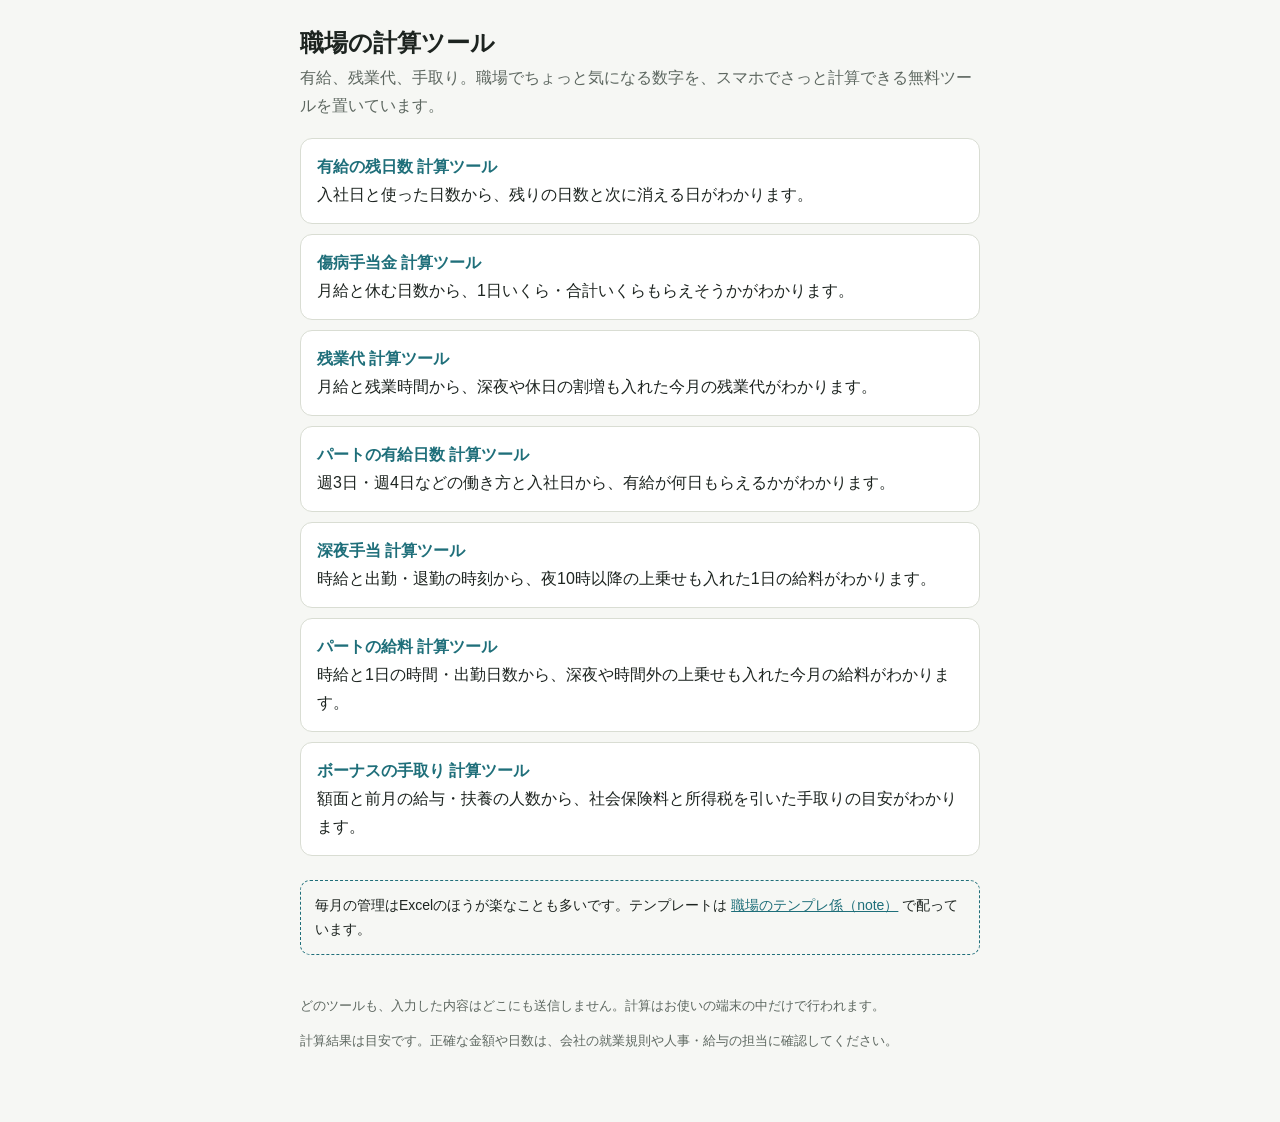
<file: index.html>
<!doctype html>
<html lang="ja">
<head>
<meta charset="utf-8">
<meta name="google-site-verification" content="tAM6n4REt2qtCzfppTaDeu08BDcPRXllY_rfFYvg8ro" />
<meta name="viewport" content="width=device-width,initial-scale=1,viewport-fit=cover">
<title>職場の計算ツール｜有給・残業代・手取りをスマホでさっと計算</title>
<meta name="description" content="会社員が「ちょっと計算したい」ときに使える無料の計算ツール集。有給の残日数、残業代の目安、手取りの計算など。入力内容はどこにも送信しません。">
<link rel="canonical" href="https://by8k98rff4-gif.github.io/shokuba-tools/">
<link rel="stylesheet" href="assets/style.css">
</head>
<body>
<div class="wrap">
  <h1>職場の計算ツール</h1>
  <p class="lead">有給、残業代、手取り。職場でちょっと気になる数字を、スマホでさっと計算できる無料ツールを置いています。</p>

  <!-- TOOLS:START （ツールを追加したらこの一覧に1行足す） -->
  <ul class="list">
    <li><a href="yukyu/"><b>有給の残日数 計算ツール</b>入社日と使った日数から、残りの日数と次に消える日がわかります。</a></li>
    <li><a href="shobyo/"><b>傷病手当金 計算ツール</b>月給と休む日数から、1日いくら・合計いくらもらえそうかがわかります。</a></li>
    <li><a href="zangyo/"><b>残業代 計算ツール</b>月給と残業時間から、深夜や休日の割増も入れた今月の残業代がわかります。</a></li>
    <li><a href="hirei/"><b>パートの有給日数 計算ツール</b>週3日・週4日などの働き方と入社日から、有給が何日もらえるかがわかります。</a></li>
    <li><a href="shinya/"><b>深夜手当 計算ツール</b>時給と出勤・退勤の時刻から、夜10時以降の上乗せも入れた1日の給料がわかります。</a></li>
    <li><a href="part/"><b>パートの給料 計算ツール</b>時給と1日の時間・出勤日数から、深夜や時間外の上乗せも入れた今月の給料がわかります。</a></li>
    <li><a href="bonus/"><b>ボーナスの手取り 計算ツール</b>額面と前月の給与・扶養の人数から、社会保険料と所得税を引いた手取りの目安がわかります。</a></li>
  </ul>
  <!-- TOOLS:END -->

  <div class="cta" style="margin-top:24px">毎月の管理はExcelのほうが楽なことも多いです。テンプレートは <a href="https://note.com/shokuba_tenpure" rel="noopener">職場のテンプレ係（note）</a> で配っています。</div>

  <footer>
    <p>どのツールも、入力した内容はどこにも送信しません。計算はお使いの端末の中だけで行われます。</p>
    <p>計算結果は目安です。正確な金額や日数は、会社の就業規則や人事・給与の担当に確認してください。</p>
  </footer>
</div>
</body>
</html>
</file>
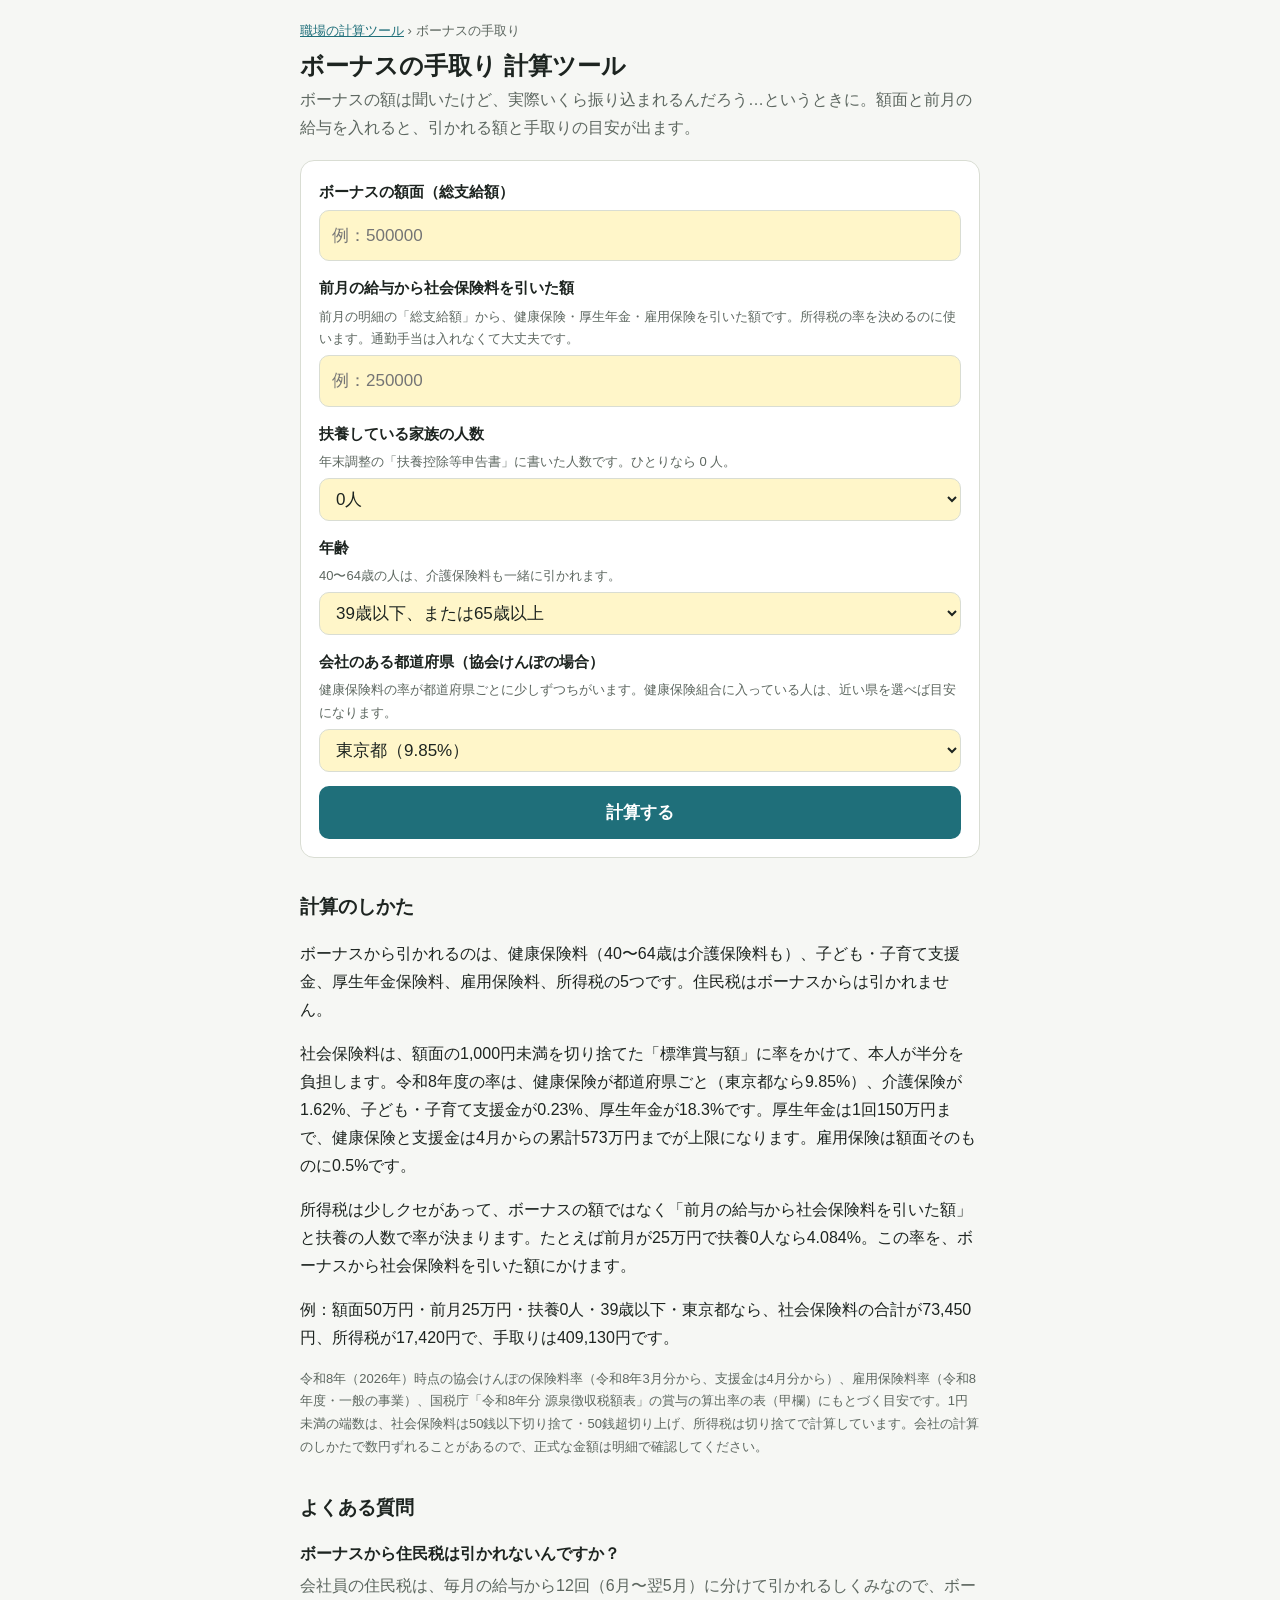
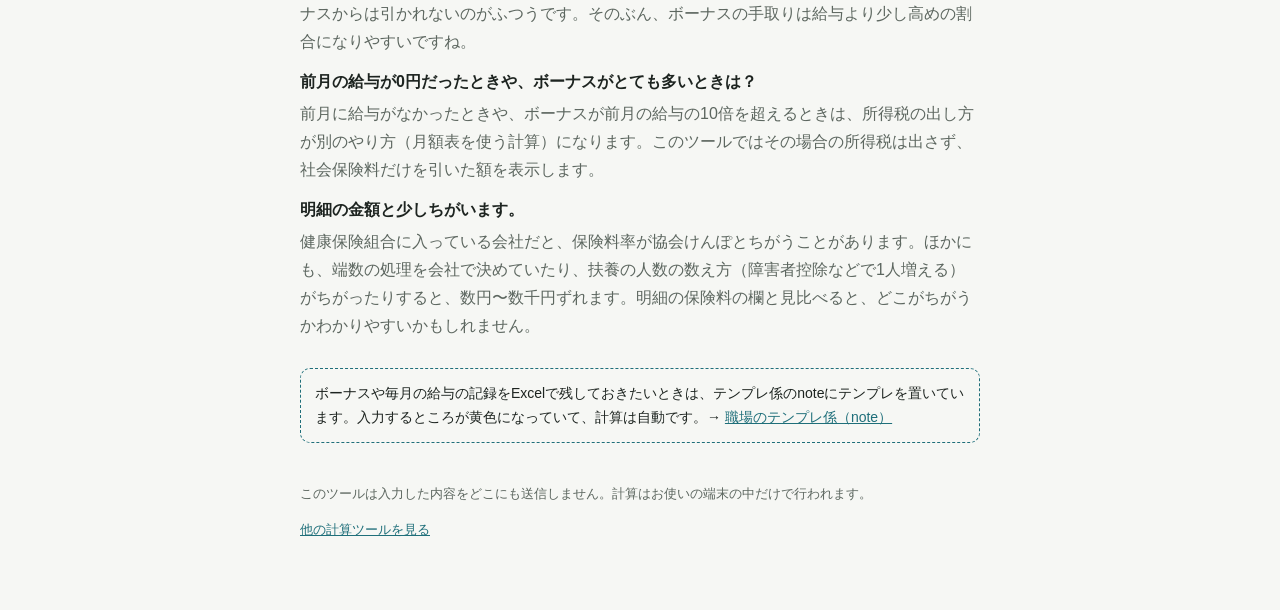
<file: bonus/index.html>
<!doctype html>
<html lang="ja">
<head>
<meta charset="utf-8">
<meta name="viewport" content="width=device-width,initial-scale=1,viewport-fit=cover">
<title>ボーナスの手取り 計算ツール｜額面と前月の給与で、振り込まれる額の目安がわかる</title>
<meta name="description" content="ボーナスの額面・前月の給与・扶養の人数を入れるだけで、健康保険・厚生年金・雇用保険・所得税を引いた手取りの目安がわかる無料ツール。令和8年（2026年）の協会けんぽの保険料率（都道府県別）、子ども・子育て支援金、国税庁の賞与の源泉徴収税率表にもとづいて計算します。">
<link rel="canonical" href="https://by8k98rff4-gif.github.io/shokuba-tools/bonus/">
<link rel="stylesheet" href="../assets/style.css">
</head>
<body>
<div class="wrap">
  <div class="crumb"><a href="../">職場の計算ツール</a> › ボーナスの手取り</div>
  <h1>ボーナスの手取り 計算ツール</h1>
  <p class="lead">ボーナスの額は聞いたけど、実際いくら振り込まれるんだろう…というときに。額面と前月の給与を入れると、引かれる額と手取りの目安が出ます。</p>

  <div class="card">
    <form id="f">
      <div class="field">
        <label for="bonus">ボーナスの額面（総支給額）</label>
        <input id="bonus" type="number" inputmode="numeric" min="1" step="1" placeholder="例：500000" required>
      </div>
      <div class="field">
        <label for="prev">前月の給与から社会保険料を引いた額</label>
        <span class="hint">前月の明細の「総支給額」から、健康保険・厚生年金・雇用保険を引いた額です。所得税の率を決めるのに使います。通勤手当は入れなくて大丈夫です。</span>
        <input id="prev" type="number" inputmode="numeric" min="0" step="1" placeholder="例：250000" required>
      </div>
      <div class="field">
        <label for="dep">扶養している家族の人数</label>
        <span class="hint">年末調整の「扶養控除等申告書」に書いた人数です。ひとりなら 0 人。</span>
        <select id="dep">
          <option value="0">0人</option><option value="1">1人</option><option value="2">2人</option><option value="3">3人</option>
        </select>
      </div>
      <div class="field">
        <label for="age">年齢</label>
        <span class="hint">40〜64歳の人は、介護保険料も一緒に引かれます。</span>
        <select id="age">
          <option value="0">39歳以下、または65歳以上</option>
          <option value="1">40〜64歳</option>
        </select>
      </div>
      <div class="field">
        <label for="pref">会社のある都道府県（協会けんぽの場合）</label>
        <span class="hint">健康保険料の率が都道府県ごとに少しずつちがいます。健康保険組合に入っている人は、近い県を選べば目安になります。</span>
        <select id="pref"></select>
      </div>
      <button class="calc" type="submit">計算する</button>
    </form>

    <div class="result" id="res" aria-live="polite">
      <div class="note" id="biglabel">ボーナスの手取り（目安）</div>
      <div class="big" id="net">0<small>円</small></div>
      <div class="tblwrap">
        <table class="rows">
          <tbody>
            <tr><th>健康保険料<span id="kaigo"></span></th><td class="n" id="h"></td></tr>
            <tr><th>子ども・子育て支援金</th><td class="n" id="k"></td></tr>
            <tr><th>厚生年金保険料</th><td class="n" id="p"></td></tr>
            <tr><th>雇用保険料</th><td class="n" id="e"></td></tr>
            <tr><th>所得税</th><td class="n" id="t"></td></tr>
            <tr><th>引かれる額の合計</th><td class="n" id="sum"></td></tr>
          </tbody>
        </table>
      </div>
      <div class="alert" id="msg"></div>
      <div class="cta">夏と冬のボーナスや前月の給与を、明細と見比べながら残しておきたいときは、Excelのほうが楽だったりします。Excel版はテンプレ係のnoteで配っています。→ <a href="https://note.com/shokuba_tenpure" rel="noopener">職場のテンプレ係（note）</a></div>
    </div>
  </div>

  <h2>計算のしかた</h2>
  <p>ボーナスから引かれるのは、健康保険料（40〜64歳は介護保険料も）、子ども・子育て支援金、厚生年金保険料、雇用保険料、所得税の5つです。住民税はボーナスからは引かれません。</p>
  <p>社会保険料は、額面の1,000円未満を切り捨てた「標準賞与額」に率をかけて、本人が半分を負担します。令和8年度の率は、健康保険が都道府県ごと（東京都なら9.85%）、介護保険が1.62%、子ども・子育て支援金が0.23%、厚生年金が18.3%です。厚生年金は1回150万円まで、健康保険と支援金は4月からの累計573万円までが上限になります。雇用保険は額面そのものに0.5%です。</p>
  <p>所得税は少しクセがあって、ボーナスの額ではなく「前月の給与から社会保険料を引いた額」と扶養の人数で率が決まります。たとえば前月が25万円で扶養0人なら4.084%。この率を、ボーナスから社会保険料を引いた額にかけます。</p>
  <p>例：額面50万円・前月25万円・扶養0人・39歳以下・東京都なら、社会保険料の合計が73,450円、所得税が17,420円で、手取りは409,130円です。</p>
  <p class="note">令和8年（2026年）時点の協会けんぽの保険料率（令和8年3月分から、支援金は4月分から）、雇用保険料率（令和8年度・一般の事業）、国税庁「令和8年分 源泉徴収税額表」の賞与の算出率の表（甲欄）にもとづく目安です。1円未満の端数は、社会保険料は50銭以下切り捨て・50銭超切り上げ、所得税は切り捨てで計算しています。会社の計算のしかたで数円ずれることがあるので、正式な金額は明細で確認してください。</p>

  <h2>よくある質問</h2>
  <dl class="faq">
    <dt>ボーナスから住民税は引かれないんですか？</dt>
    <dd>会社員の住民税は、毎月の給与から12回（6月〜翌5月）に分けて引かれるしくみなので、ボーナスからは引かれないのがふつうです。そのぶん、ボーナスの手取りは給与より少し高めの割合になりやすいですね。</dd>
    <dt>前月の給与が0円だったときや、ボーナスがとても多いときは？</dt>
    <dd>前月に給与がなかったときや、ボーナスが前月の給与の10倍を超えるときは、所得税の出し方が別のやり方（月額表を使う計算）になります。このツールではその場合の所得税は出さず、社会保険料だけを引いた額を表示します。</dd>
    <dt>明細の金額と少しちがいます。</dt>
    <dd>健康保険組合に入っている会社だと、保険料率が協会けんぽとちがうことがあります。ほかにも、端数の処理を会社で決めていたり、扶養の人数の数え方（障害者控除などで1人増える）がちがったりすると、数円〜数千円ずれます。明細の保険料の欄と見比べると、どこがちがうかわかりやすいかもしれません。</dd>
  </dl>

  <div class="cta" style="margin-top:28px">ボーナスや毎月の給与の記録をExcelで残しておきたいときは、テンプレ係のnoteにテンプレを置いています。入力するところが黄色になっていて、計算は自動です。→ <a href="https://note.com/shokuba_tenpure" rel="noopener">職場のテンプレ係（note）</a></div>

  <footer>
    <p>このツールは入力した内容をどこにも送信しません。計算はお使いの端末の中だけで行われます。</p>
    <p><a href="../">他の計算ツールを見る</a></p>
  </footer>
</div>
<script>
(function(){
  // 協会けんぽ 令和8年度 健康保険料率（%×100、令和8年3月分から）。介護1.62%、子ども・子育て支援金0.23%（4月分から）、厚生年金18.300%
  var PREF=[["北海道",1028],["青森県",985],["岩手県",951],["宮城県",1010],["秋田県",1001],["山形県",975],["福島県",950],["茨城県",952],["栃木県",982],["群馬県",968],["埼玉県",967],["千葉県",973],["東京都",985],["神奈川県",992],["新潟県",921],["富山県",959],["石川県",970],["福井県",971],["山梨県",955],["長野県",963],["岐阜県",980],["静岡県",961],["愛知県",993],["三重県",977],["滋賀県",988],["京都府",989],["大阪府",1013],["兵庫県",1012],["奈良県",991],["和歌山県",1006],["鳥取県",986],["島根県",994],["岡山県",1005],["広島県",978],["山口県",1015],["徳島県",1024],["香川県",1002],["愛媛県",998],["高知県",1005],["福岡県",1011],["佐賀県",1055],["長崎県",1006],["熊本県",1008],["大分県",1008],["宮崎県",977],["鹿児島県",1013],["沖縄県",944]];
  var KAIGO=162,SHIEN=23,NENKIN=1830,KOYO=5; // 雇用保険 労働者負担 5/1,000（令和8年度・一般の事業）
  var CAP_NENKIN=1500000,CAP_KENPO=5730000;
  // 国税庁 令和8年分 賞与に対する源泉徴収税額の算出率の表（甲欄）。[率(10万分の1), 0人,1人,2人,3人 の「以上」の下限(千円)]
  var TAX=[[0,0,0,0,0],[2042,82,107,143,181],[4084,94,250,276,300],[6126,260,289,321,354],[8168,309,346,377,405],[10210,342,373,400,424],[12252,372,401,426,452],[14294,402,430,457,484],[16336,433,463,492,517],[18378,520,520,525,550],[20420,605,621,636,651],[22462,684,705,728,751],[24504,715,739,764,788],[26546,752,778,804,830],[28588,795,821,848,876],[30630,854,882,910,938],[32672,922,952,983,1013],[35735,1318,1342,1367,1391],[38798,1521,1526,1526,1538],[41861,2621,2645,2669,2693],[45945,3495,3527,3559,3590]];
  window.PREF_RATES=PREF;
  // 本人負担分：base×率(%×100)÷2。50銭以下切り捨て、50銭超切り上げ
  function half(base,r){var n=base*r,q=Math.floor(n/20000),m=n-q*20000;return m>10000?q+1:q;}
  window.bonusTaxRate=function(prev,dep){
    var r=0;for(var i=0;i<TAX.length;i++){if(prev>=TAX[i][dep+1]*1000)r=TAX[i][0];}
    return r; // 10万分の1
  };
  // o: {bonus, prev(前月の社保控除後), dep(0-3), kaigo(bool), rate(健保率%×100)}
  window.bonusCalc=function(o){
    var b=Math.floor(o.bonus),std=Math.floor(b/1000)*1000;
    var hb=Math.min(std,CAP_KENPO),pb=Math.min(std,CAP_NENKIN);
    var h=half(hb,o.rate+(o.kaigo?KAIGO:0));
    var k=half(hb,SHIEN);
    var p=half(pb,NENKIN);
    var en=b*KOYO,eq=Math.floor(en/1000),e=(en-eq*1000)>500?eq+1:eq;
    var si=h+k+p+e,after=b-si;
    var prev=Math.floor(o.prev),tax=null,rate=null;
    if(prev>0&&after<=prev*10){rate=bonusTaxRate(prev,o.dep);tax=Math.floor(after*rate/100000);}
    return {std:std,h:h,k:k,p:p,e:e,si:si,after:after,rate:rate,tax:tax,
      net:tax===null?null:after-tax,capK:std>CAP_KENPO,capN:std>CAP_NENKIN};
  };
  var sel=document.getElementById('pref');
  PREF.forEach(function(x,i){var op=document.createElement('option');op.value=i;op.textContent=x[0]+'（'+(x[1]/100).toFixed(2)+'%）';if(x[0]==='東京都')op.selected=true;sel.appendChild(op);});
  function yen(n){return n.toLocaleString('ja-JP')+'円';}
  document.getElementById('f').addEventListener('submit',function(ev){
    ev.preventDefault();
    var bonus=parseFloat(document.getElementById('bonus').value),prev=parseFloat(document.getElementById('prev').value);
    if(!(bonus>0)||!(prev>=0))return;
    var kaigo=document.getElementById('age').value==='1';
    var o={bonus:bonus,prev:prev,dep:parseInt(document.getElementById('dep').value,10),kaigo:kaigo,rate:PREF[parseInt(sel.value,10)][1]};
    var r=bonusCalc(o),m=[];
    document.getElementById('kaigo').textContent=kaigo?'（介護保険料をふくむ）':'';
    document.getElementById('h').textContent=yen(r.h);
    document.getElementById('k').textContent=yen(r.k);
    document.getElementById('p').textContent=yen(r.p);
    document.getElementById('e').textContent=yen(r.e);
    if(r.tax===null){
      document.getElementById('t').textContent='ここでは出していません';
      document.getElementById('sum').textContent=yen(r.si)+'＋所得税';
      document.getElementById('biglabel').textContent='社会保険料だけを引いた額（所得税はこのあと引かれます）';
      document.getElementById('net').innerHTML=r.after.toLocaleString('ja-JP')+'<small>円</small>';
      m.push(prev>0?'ボーナスが前月の給与の10倍を超えているので、所得税は別の計算（月額表を使うやり方）になります。':'前月の給与がないときは、所得税は別の計算（月額表を使うやり方）になります。');
    }else{
      document.getElementById('t').textContent=yen(r.tax)+'（'+(r.rate/1000).toFixed(3)+'%）';
      document.getElementById('sum').textContent=yen(r.si+r.tax);
      document.getElementById('biglabel').textContent='ボーナスの手取り（目安）';
      document.getElementById('net').innerHTML=r.net.toLocaleString('ja-JP')+'<small>円</small>';
    }
    if(r.capN)m.push('厚生年金は1回150万円までが上限なので、150万円で計算しました。');
    if(r.capK)m.push('健康保険は年度の累計573万円までが上限なので、573万円で計算しました。');
    else if(r.std>=2000000)m.push('健康保険は4月からのボーナスの累計が573万円を超えると、超えた分にはかかりません。夏のボーナスと合わせて超えそうな人は、実際はもう少し少なくなります。');
    var box=document.getElementById('msg');
    box.textContent=m.join(' ');box.style.display=m.length?'':'none';
    document.getElementById('res').classList.add('show');
  });
})();
</script>
</body>
</html>
</file>
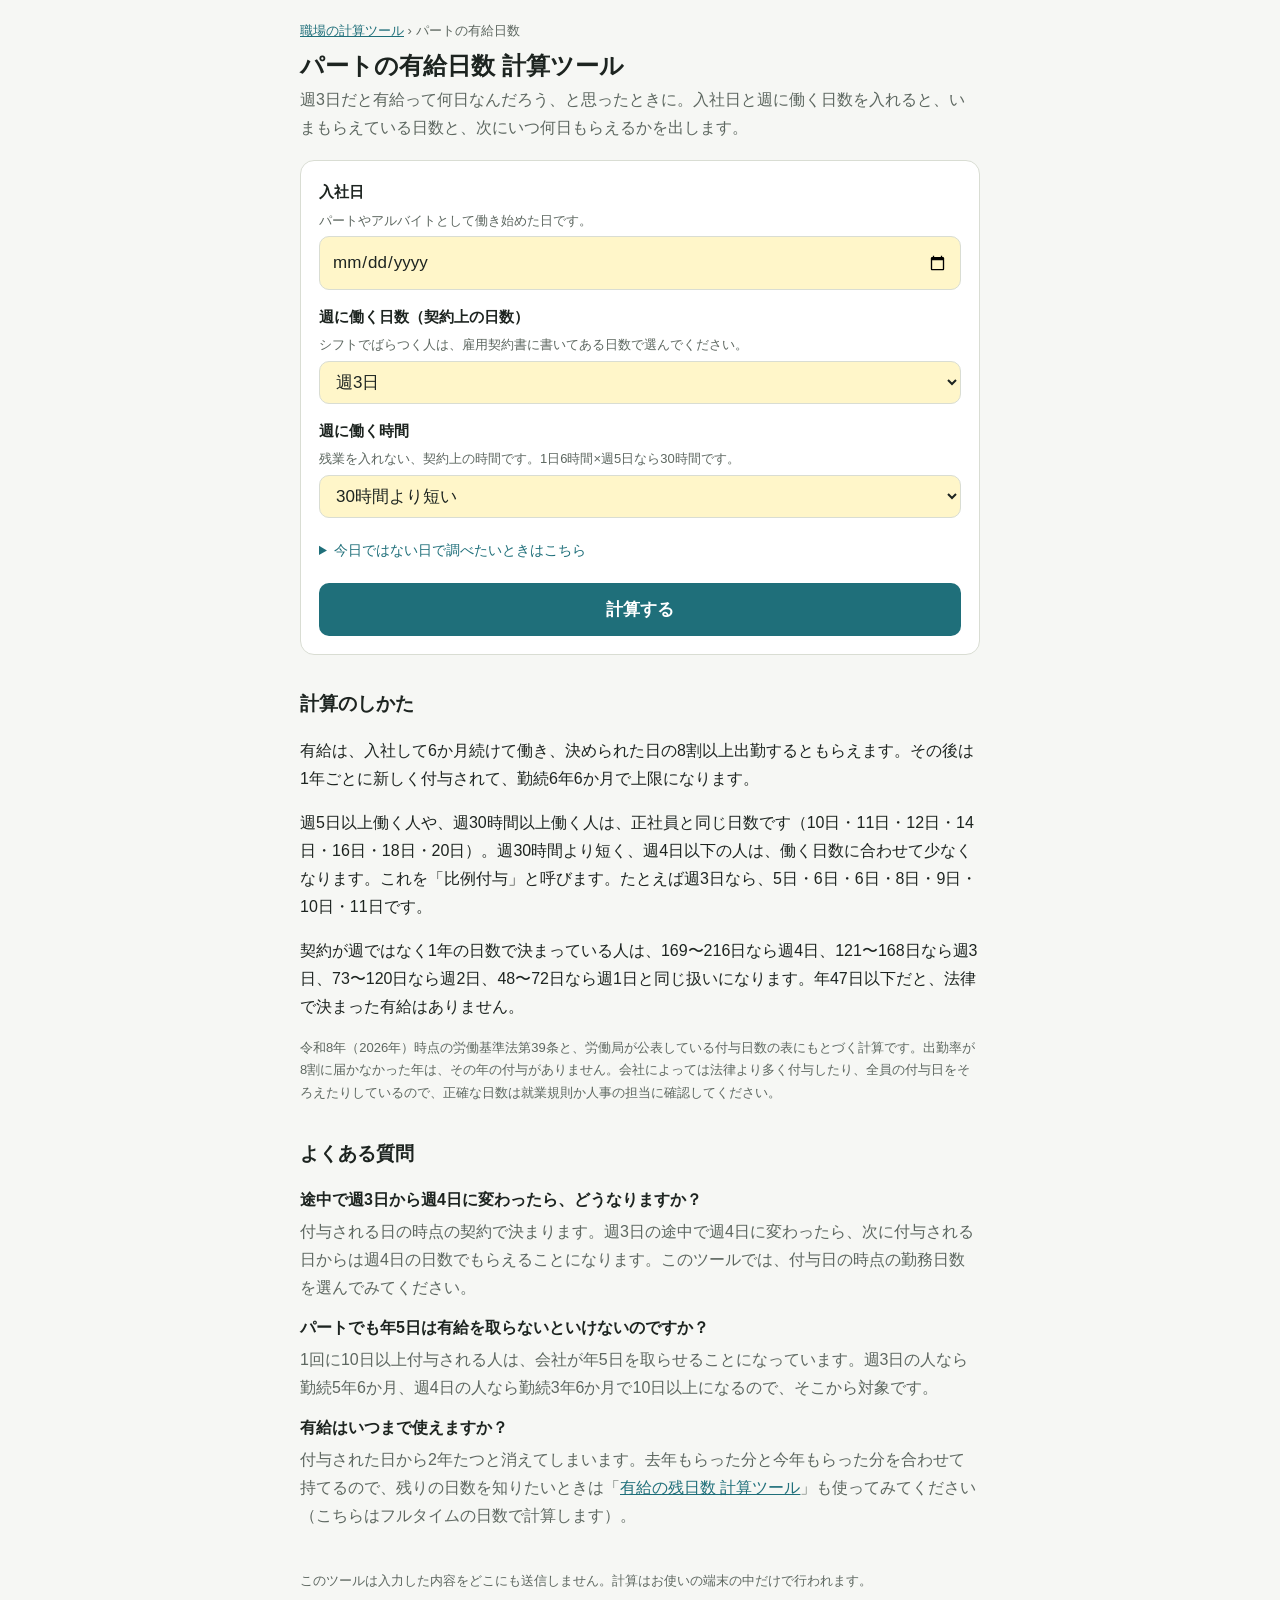
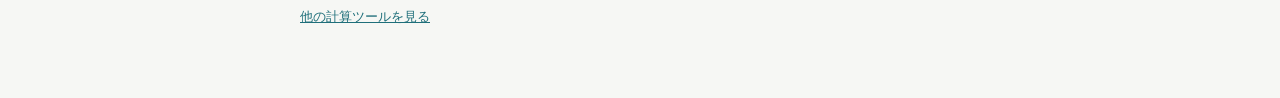
<file: hirei/index.html>
<!doctype html>
<html lang="ja">
<head>
<meta charset="utf-8">
<meta name="viewport" content="width=device-width,initial-scale=1,viewport-fit=cover">
<title>パートの有給日数 計算ツール｜週の勤務日数と入社日から何日もらえるかがわかる</title>
<meta name="description" content="週3日・週4日などのパートやアルバイトの有給が何日もらえるかを、入社日と週の勤務日数から計算する無料ツール。令和8年時点の労働基準法の比例付与の表で、次にもらえる日と日数も出します。">
<link rel="canonical" href="https://by8k98rff4-gif.github.io/shokuba-tools/hirei/">
<link rel="stylesheet" href="../assets/style.css">
</head>
<body>
<div class="wrap">
  <div class="crumb"><a href="../">職場の計算ツール</a> › パートの有給日数</div>
  <h1>パートの有給日数 計算ツール</h1>
  <p class="lead">週3日だと有給って何日なんだろう、と思ったときに。入社日と週に働く日数を入れると、いまもらえている日数と、次にいつ何日もらえるかを出します。</p>

  <div class="card">
    <form id="f">
      <div class="field">
        <label for="hire">入社日</label>
        <span class="hint">パートやアルバイトとして働き始めた日です。</span>
        <input id="hire" type="date" required>
      </div>
      <div class="field">
        <label for="week">週に働く日数（契約上の日数）</label>
        <span class="hint">シフトでばらつく人は、雇用契約書に書いてある日数で選んでください。</span>
        <select id="week">
          <option value="5">週5日以上</option>
          <option value="4">週4日</option>
          <option value="3" selected>週3日</option>
          <option value="2">週2日</option>
          <option value="1">週1日</option>
          <option value="y">週ではなく1年の日数で決まっている</option>
        </select>
      </div>
      <div class="field" id="yfield" style="display:none">
        <label for="ydays">1年間に働く日数</label>
        <span class="hint">契約で決まっている1年の所定労働日数です。</span>
        <input id="ydays" type="number" inputmode="numeric" min="0" max="366" step="1" placeholder="例：150">
      </div>
      <div class="field">
        <label for="hours">週に働く時間</label>
        <span class="hint">残業を入れない、契約上の時間です。1日6時間×週5日なら30時間です。</span>
        <select id="hours">
          <option value="0" selected>30時間より短い</option>
          <option value="1">30時間以上</option>
        </select>
      </div>
      <details class="more">
        <summary>今日ではない日で調べたいときはこちら</summary>
        <div class="field">
          <label for="today">調べる日</label>
          <input id="today" type="date">
        </div>
      </details>
      <button class="calc" type="submit">計算する</button>
    </form>

    <div class="result" id="res" aria-live="polite">
      <div class="note" id="curlabel">いまもらえている有給（直近の付与分）</div>
      <div class="big" id="cur">0<small>日</small></div>
      <p id="next" style="margin:10px 0 0;font-weight:700"></p>
      <div class="tblwrap">
        <table class="rows" id="tbl">
          <thead><tr><th>付与される日</th><th>勤続</th><th class="n">日数</th></tr></thead>
          <tbody></tbody>
        </table>
      </div>
      <div class="alert" id="msg"></div>
      <div class="cta">週3日・週4日などの働き方に合わせて、有給の残りと消える日を管理できるExcel（半休・時間休にも対応）はこちらです。→ <a href="https://note.com/shokuba_tenpure/n/n8f539ae531c3" rel="noopener">パートの有給 残日数シート（note・有料980円）</a></div>
    </div>
  </div>

  <h2>計算のしかた</h2>
  <p>有給は、入社して6か月続けて働き、決められた日の8割以上出勤するともらえます。その後は1年ごとに新しく付与されて、勤続6年6か月で上限になります。</p>
  <p>週5日以上働く人や、週30時間以上働く人は、正社員と同じ日数です（10日・11日・12日・14日・16日・18日・20日）。週30時間より短く、週4日以下の人は、働く日数に合わせて少なくなります。これを「比例付与」と呼びます。たとえば週3日なら、5日・6日・6日・8日・9日・10日・11日です。</p>
  <p>契約が週ではなく1年の日数で決まっている人は、169〜216日なら週4日、121〜168日なら週3日、73〜120日なら週2日、48〜72日なら週1日と同じ扱いになります。年47日以下だと、法律で決まった有給はありません。</p>
  <p class="note">令和8年（2026年）時点の労働基準法第39条と、労働局が公表している付与日数の表にもとづく計算です。出勤率が8割に届かなかった年は、その年の付与がありません。会社によっては法律より多く付与したり、全員の付与日をそろえたりしているので、正確な日数は就業規則か人事の担当に確認してください。</p>

  <h2>よくある質問</h2>
  <dl class="faq">
    <dt>途中で週3日から週4日に変わったら、どうなりますか？</dt>
    <dd>付与される日の時点の契約で決まります。週3日の途中で週4日に変わったら、次に付与される日からは週4日の日数でもらえることになります。このツールでは、付与日の時点の勤務日数を選んでみてください。</dd>
    <dt>パートでも年5日は有給を取らないといけないのですか？</dt>
    <dd>1回に10日以上付与される人は、会社が年5日を取らせることになっています。週3日の人なら勤続5年6か月、週4日の人なら勤続3年6か月で10日以上になるので、そこから対象です。</dd>
    <dt>有給はいつまで使えますか？</dt>
    <dd>付与された日から2年たつと消えてしまいます。去年もらった分と今年もらった分を合わせて持てるので、残りの日数を知りたいときは「<a href="../yukyu/">有給の残日数 計算ツール</a>」も使ってみてください（こちらはフルタイムの日数で計算します）。</dd>
  </dl>

  <footer>
    <p>このツールは入力した内容をどこにも送信しません。計算はお使いの端末の中だけで行われます。</p>
    <p><a href="../">他の計算ツールを見る</a></p>
  </footer>
</div>
<script>
(function(){
  // 付与日数（労働基準法39条・同施行規則24条の3、令和8年時点）
  // 勤続 6か月,1年6か月,2年6か月,3年6か月,4年6か月,5年6か月,6年6か月以上
  var TABLE={
    full:[10,11,12,14,16,18,20],
    4:[7,8,9,10,12,13,15],
    3:[5,6,6,8,9,10,11],
    2:[3,4,4,5,6,6,7],
    1:[1,2,2,2,3,3,3]
  };
  var TENURE=['6か月','1年6か月','2年6か月','3年6か月','4年6か月','5年6か月','6年6か月'];
  function addMonths(d,m){var x=new Date(d.getFullYear(),d.getMonth()+m,d.getDate());if(x.getDate()!==d.getDate())x=new Date(d.getFullYear(),d.getMonth()+m+1,0);return x;}
  function parse(v){var p=v.split('-');return new Date(+p[0],+p[1]-1,+p[2]);}
  function ymd(d){return d.getFullYear()+'/'+(d.getMonth()+1)+'/'+d.getDate();}
  // どの表を使うか：週30時間以上か週5日以上なら通常、それ以外は週の日数（または年間日数）で決める
  function rowOf(week,yearDays,over30){
    if(over30)return 'full';
    if(week==='y'){
      var y=yearDays||0;
      if(y>=217)return 'full';if(y>=169)return 4;if(y>=121)return 3;if(y>=73)return 2;if(y>=48)return 1;return null;
    }
    var w=+week;return w>=5?'full':(TABLE[w]?w:null);
  }
  // o: {hire:'YYYY-MM-DD', week:'1'..'5'|'y', yearDays, over30:bool, today:'YYYY-MM-DD'}
  window.hireiCalc=function(o){
    var hire=parse(o.hire),today=parse(o.today);
    var row=rowOf(String(o.week),o.yearDays,o.over30);
    var days=row?TABLE[row]:null,list=[],count=0;
    for(var i=0;i<7;i++){var g=addMonths(hire,6+12*i);list.push({date:g,tenure:TENURE[i]+(i===6?'以上':''),days:days?days[i]:0});}
    for(var k=0;;k++){if(addMonths(hire,6+12*k)>today)break;count++;}
    var cur=count>0?{date:addMonths(hire,6+12*(count-1)),days:days?days[Math.min(count-1,6)]:0}:null;
    var next={date:addMonths(hire,6+12*count),days:days?days[Math.min(count,6)]:0};
    return {row:row,list:list,current:cur,next:next};
  };
  var t=document.getElementById('today'),wk=document.getElementById('week');
  var now=new Date();t.value=now.getFullYear()+'-'+String(now.getMonth()+1).padStart(2,'0')+'-'+String(now.getDate()).padStart(2,'0');
  wk.addEventListener('change',function(){document.getElementById('yfield').style.display=wk.value==='y'?'':'none';});
  document.getElementById('f').addEventListener('submit',function(e){
    e.preventDefault();
    var h=document.getElementById('hire').value;if(!h)return;
    var r=hireiCalc({hire:h,week:wk.value,yearDays:parseInt(document.getElementById('ydays').value,10)||0,over30:document.getElementById('hours').value==='1',today:t.value||h});
    var m=[];
    var tb=document.querySelector('#tbl tbody');tb.innerHTML='';
    r.list.forEach(function(g){var tr=document.createElement('tr');
      [ymd(g.date),g.tenure,g.days+'日'].forEach(function(v,i){var td=document.createElement('td');td.textContent=v;if(i===2)td.className='n';tr.appendChild(td);});tb.appendChild(tr);});
    if(!r.row){
      document.getElementById('cur').innerHTML='0<small>日</small>';
      document.getElementById('next').textContent='';
      m.push('1年に働く日数が47日以下だと、法律で決まった有給はありません。会社独自の休暇があるかは、就業規則を見てみてください。');
    }else{
      document.getElementById('cur').innerHTML=(r.current?r.current.days:0)+'<small>日</small>';
      document.getElementById('curlabel').textContent=r.current?('いまもらえている有給（'+ymd(r.current.date)+' に付与された分）'):'いまもらえている有給';
      document.getElementById('next').textContent='次は '+ymd(r.next.date)+' に '+r.next.days+'日 もらえる予定です。';
      if(!r.current)m.push('まだ入社から6か月たっていないので、有給はこれからです。');
      if(r.row==='full')m.push('週5日以上か週30時間以上なので、正社員と同じ日数で計算しました。');
      else m.push('週30時間より短く、週'+r.row+'日の勤務にあたるので、比例付与の日数で計算しました。');
      m.push('どの年も、その前の1年（最初は6か月）の出勤率が8割以上あることが条件です。前の年の残りは、2年たつまで繰り越せます。');
    }
    var box=document.getElementById('msg');box.textContent=m.join(' ');box.style.display=m.length?'':'none';
    document.getElementById('res').classList.add('show');
  });
})();
</script>
</body>
</html>
</file>
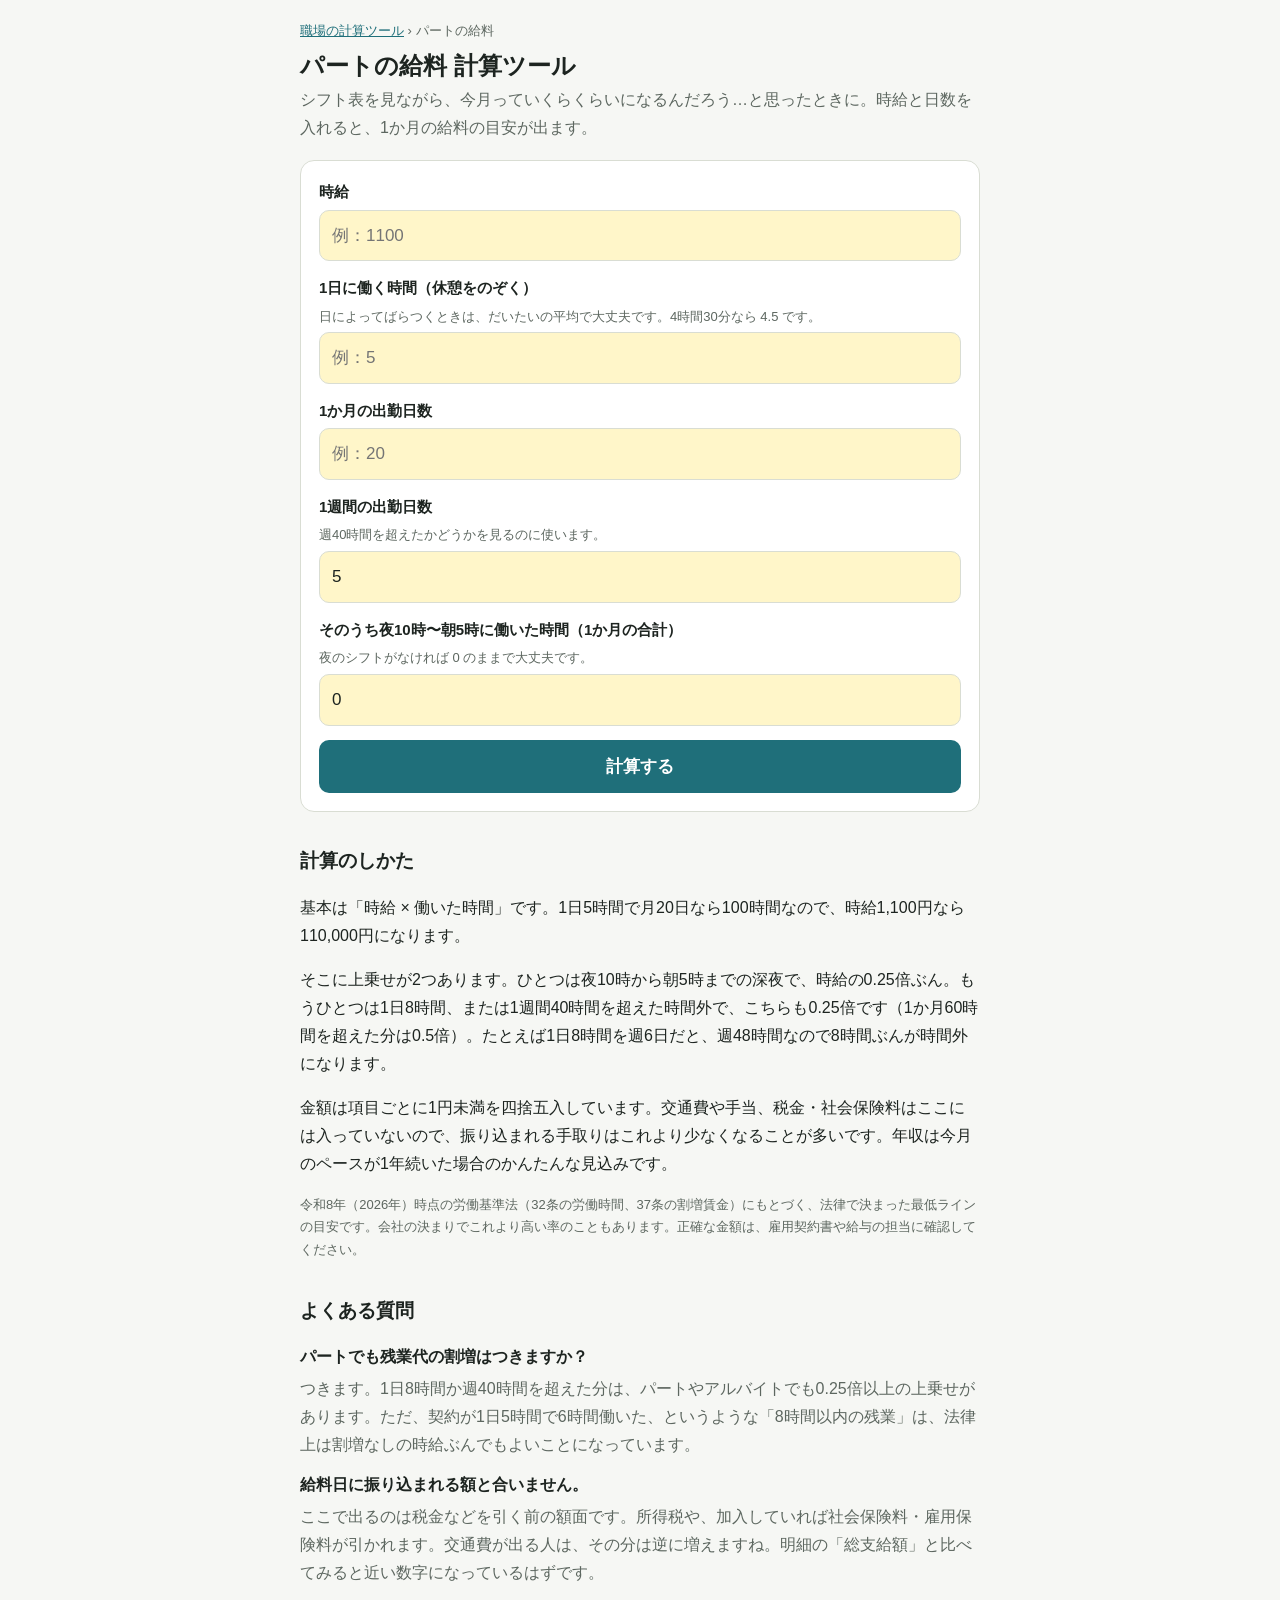
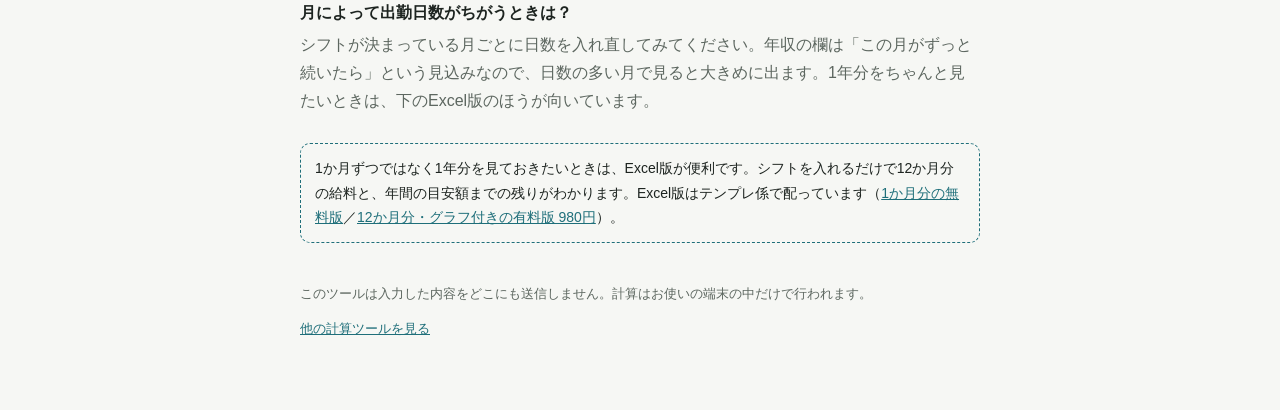
<file: part/index.html>
<!doctype html>
<html lang="ja">
<head>
<meta charset="utf-8">
<meta name="viewport" content="width=device-width,initial-scale=1,viewport-fit=cover">
<title>パートの給料 計算ツール｜時給と出勤日数で今月いくらになるかわかる</title>
<meta name="description" content="時給・1日の勤務時間・月の出勤日数を入れるだけで、パートやアルバイトの1か月の給料（額面）の目安がわかる無料ツール。夜10時以降の深夜手当や、1日8時間・週40時間を超えた分の割増も入れて計算します。令和8年時点の労働基準法にもとづく目安です。">
<link rel="canonical" href="https://by8k98rff4-gif.github.io/shokuba-tools/part/">
<link rel="stylesheet" href="../assets/style.css">
</head>
<body>
<div class="wrap">
  <div class="crumb"><a href="../">職場の計算ツール</a> › パートの給料</div>
  <h1>パートの給料 計算ツール</h1>
  <p class="lead">シフト表を見ながら、今月っていくらくらいになるんだろう…と思ったときに。時給と日数を入れると、1か月の給料の目安が出ます。</p>

  <div class="card">
    <form id="f">
      <div class="field">
        <label for="wage">時給</label>
        <input id="wage" type="number" inputmode="numeric" min="1" step="1" placeholder="例：1100" required>
      </div>
      <div class="field">
        <label for="hours">1日に働く時間（休憩をのぞく）</label>
        <span class="hint">日によってばらつくときは、だいたいの平均で大丈夫です。4時間30分なら 4.5 です。</span>
        <input id="hours" type="number" inputmode="decimal" min="0.25" max="24" step="0.25" placeholder="例：5" required>
      </div>
      <div class="field">
        <label for="days">1か月の出勤日数</label>
        <input id="days" type="number" inputmode="numeric" min="1" max="31" step="1" placeholder="例：20" required>
      </div>
      <div class="field">
        <label for="wdays">1週間の出勤日数</label>
        <span class="hint">週40時間を超えたかどうかを見るのに使います。</span>
        <input id="wdays" type="number" inputmode="numeric" min="1" max="7" step="1" value="5" required>
      </div>
      <div class="field">
        <label for="night">そのうち夜10時〜朝5時に働いた時間（1か月の合計）</label>
        <span class="hint">夜のシフトがなければ 0 のままで大丈夫です。</span>
        <input id="night" type="number" inputmode="decimal" min="0" step="0.25" value="0">
      </div>
      <button class="calc" type="submit">計算する</button>
    </form>

    <div class="result" id="res" aria-live="polite">
      <div class="note">今月の給料（額面・目安）</div>
      <div class="big" id="total">0<small>円</small></div>
      <div class="tblwrap">
        <table class="rows">
          <tbody>
            <tr><th>働いた時間（1か月）</th><td class="n" id="work"></td></tr>
            <tr><th>時給 × 働いた時間</th><td class="n" id="a"></td></tr>
            <tr><th>深夜手当（時給 × 0.25）</th><td class="n" id="b"></td></tr>
            <tr><th>時間外の割増（時給 × 0.25）</th><td class="n" id="c"></td></tr>
            <tr><th>この月が12か月続いたときの年収</th><td class="n" id="y"></td></tr>
          </tbody>
        </table>
      </div>
      <div class="alert" id="msg"></div>
      <div class="cta">シフトを1日ずつ入れると月の見込みが出るExcelを、無料で配っています。→ <a href="https://note.com/shokuba_tenpure/n/n25194884c9ef" rel="noopener">パートの給料見込みシート（無料・note）</a></div>
    </div>
  </div>

  <h2>計算のしかた</h2>
  <p>基本は「時給 × 働いた時間」です。1日5時間で月20日なら100時間なので、時給1,100円なら110,000円になります。</p>
  <p>そこに上乗せが2つあります。ひとつは夜10時から朝5時までの深夜で、時給の0.25倍ぶん。もうひとつは1日8時間、または1週間40時間を超えた時間外で、こちらも0.25倍です（1か月60時間を超えた分は0.5倍）。たとえば1日8時間を週6日だと、週48時間なので8時間ぶんが時間外になります。</p>
  <p>金額は項目ごとに1円未満を四捨五入しています。交通費や手当、税金・社会保険料はここには入っていないので、振り込まれる手取りはこれより少なくなることが多いです。年収は今月のペースが1年続いた場合のかんたんな見込みです。</p>
  <p class="note">令和8年（2026年）時点の労働基準法（32条の労働時間、37条の割増賃金）にもとづく、法律で決まった最低ラインの目安です。会社の決まりでこれより高い率のこともあります。正確な金額は、雇用契約書や給与の担当に確認してください。</p>

  <h2>よくある質問</h2>
  <dl class="faq">
    <dt>パートでも残業代の割増はつきますか？</dt>
    <dd>つきます。1日8時間か週40時間を超えた分は、パートやアルバイトでも0.25倍以上の上乗せがあります。ただ、契約が1日5時間で6時間働いた、というような「8時間以内の残業」は、法律上は割増なしの時給ぶんでもよいことになっています。</dd>
    <dt>給料日に振り込まれる額と合いません。</dt>
    <dd>ここで出るのは税金などを引く前の額面です。所得税や、加入していれば社会保険料・雇用保険料が引かれます。交通費が出る人は、その分は逆に増えますね。明細の「総支給額」と比べてみると近い数字になっているはずです。</dd>
    <dt>月によって出勤日数がちがうときは？</dt>
    <dd>シフトが決まっている月ごとに日数を入れ直してみてください。年収の欄は「この月がずっと続いたら」という見込みなので、日数の多い月で見ると大きめに出ます。1年分をちゃんと見たいときは、下のExcel版のほうが向いています。</dd>
  </dl>

  <div class="cta" style="margin-top:28px">1か月ずつではなく1年分を見ておきたいときは、Excel版が便利です。シフトを入れるだけで12か月分の給料と、年間の目安額までの残りがわかります。Excel版はテンプレ係で配っています（<a href="https://note.com/shokuba_tenpure/n/n25194884c9ef" rel="noopener">1か月分の無料版</a>／<a href="https://note.com/shokuba_tenpure/n/na52431ea7c0c" rel="noopener">12か月分・グラフ付きの有料版 980円</a>）。</div>

  <footer>
    <p>このツールは入力した内容をどこにも送信しません。計算はお使いの端末の中だけで行われます。</p>
    <p><a href="../">他の計算ツールを見る</a></p>
  </footer>
</div>
<script>
(function(){
  // 労働基準法32条（1日8時間・週40時間）、37条・割増賃金令（時間外0.25、60時間超0.5、深夜0.25）令和8年時点
  var OT=0.25,OT60=0.5,NIGHT=0.25,DAYH=8,WEEKH=40,LIM60=60;
  // o: {wage, hours(1日), days(月), wdays(週), night(月の深夜時間)}
  window.partCalc=function(o){
    var w=o.wage,h=o.hours,d=o.days,wd=Math.min(Math.max(1,o.wdays),7);
    if(wd>d)wd=d;
    var work=h*d;
    var night=Math.min(Math.max(0,o.night||0),work);
    var dayOT=Math.max(0,h-DAYH)*d;                       // 1日8時間を超えた分
    var weekOT=Math.max(0,Math.min(h,DAYH)*wd-WEEKH)*(d/wd); // 8時間内の分で週40時間を超えた分
    var ot=dayOT+weekOT;
    var a=Math.round(w*work);
    var b=Math.round(w*NIGHT*night);
    var c=Math.round(w*OT*Math.min(ot,LIM60)+w*OT60*Math.max(0,ot-LIM60));
    var total=a+b+c;
    return {work:work,night:night,ot:ot,a:a,b:b,c:c,total:total,year:total*12};
  };
  function hm(x){var m=Math.round(x*60),h=Math.floor(m/60),r=m%60;return h+'時間'+(r?r+'分':'');}
  function yen(n){return n.toLocaleString('ja-JP')+'円';}
  function num(id){return parseFloat(document.getElementById(id).value);}
  document.getElementById('f').addEventListener('submit',function(e){
    e.preventDefault();
    var o={wage:num('wage'),hours:num('hours'),days:num('days'),wdays:num('wdays'),night:num('night')||0};
    if(!(o.wage>0&&o.hours>0&&o.days>0&&o.wdays>0))return;
    var r=partCalc(o);
    document.getElementById('total').innerHTML=r.total.toLocaleString('ja-JP')+'<small>円</small>';
    document.getElementById('work').textContent=hm(r.work);
    document.getElementById('a').textContent=yen(r.a);
    document.getElementById('b').textContent=yen(r.b);
    document.getElementById('c').textContent=r.ot>0?yen(r.c)+'（'+hm(r.ot)+'ぶん）':yen(0);
    document.getElementById('y').textContent=yen(r.year);
    var m=[];
    if(o.wdays>o.days)m.push('週の出勤日数が月の日数より多かったので、月の日数に合わせて計算しました。');
    if(o.night>r.work)m.push('深夜の時間が働いた時間より長かったので、働いた時間までで計算しました。');
    if(r.ot>60)m.push('時間外が月60時間を超えています。超えた分は0.5倍で計算しました。');
    var box=document.getElementById('msg');
    box.textContent=m.join(' ');box.style.display=m.length?'':'none';
    document.getElementById('res').classList.add('show');
  });
})();
</script>
</body>
</html>
</file>
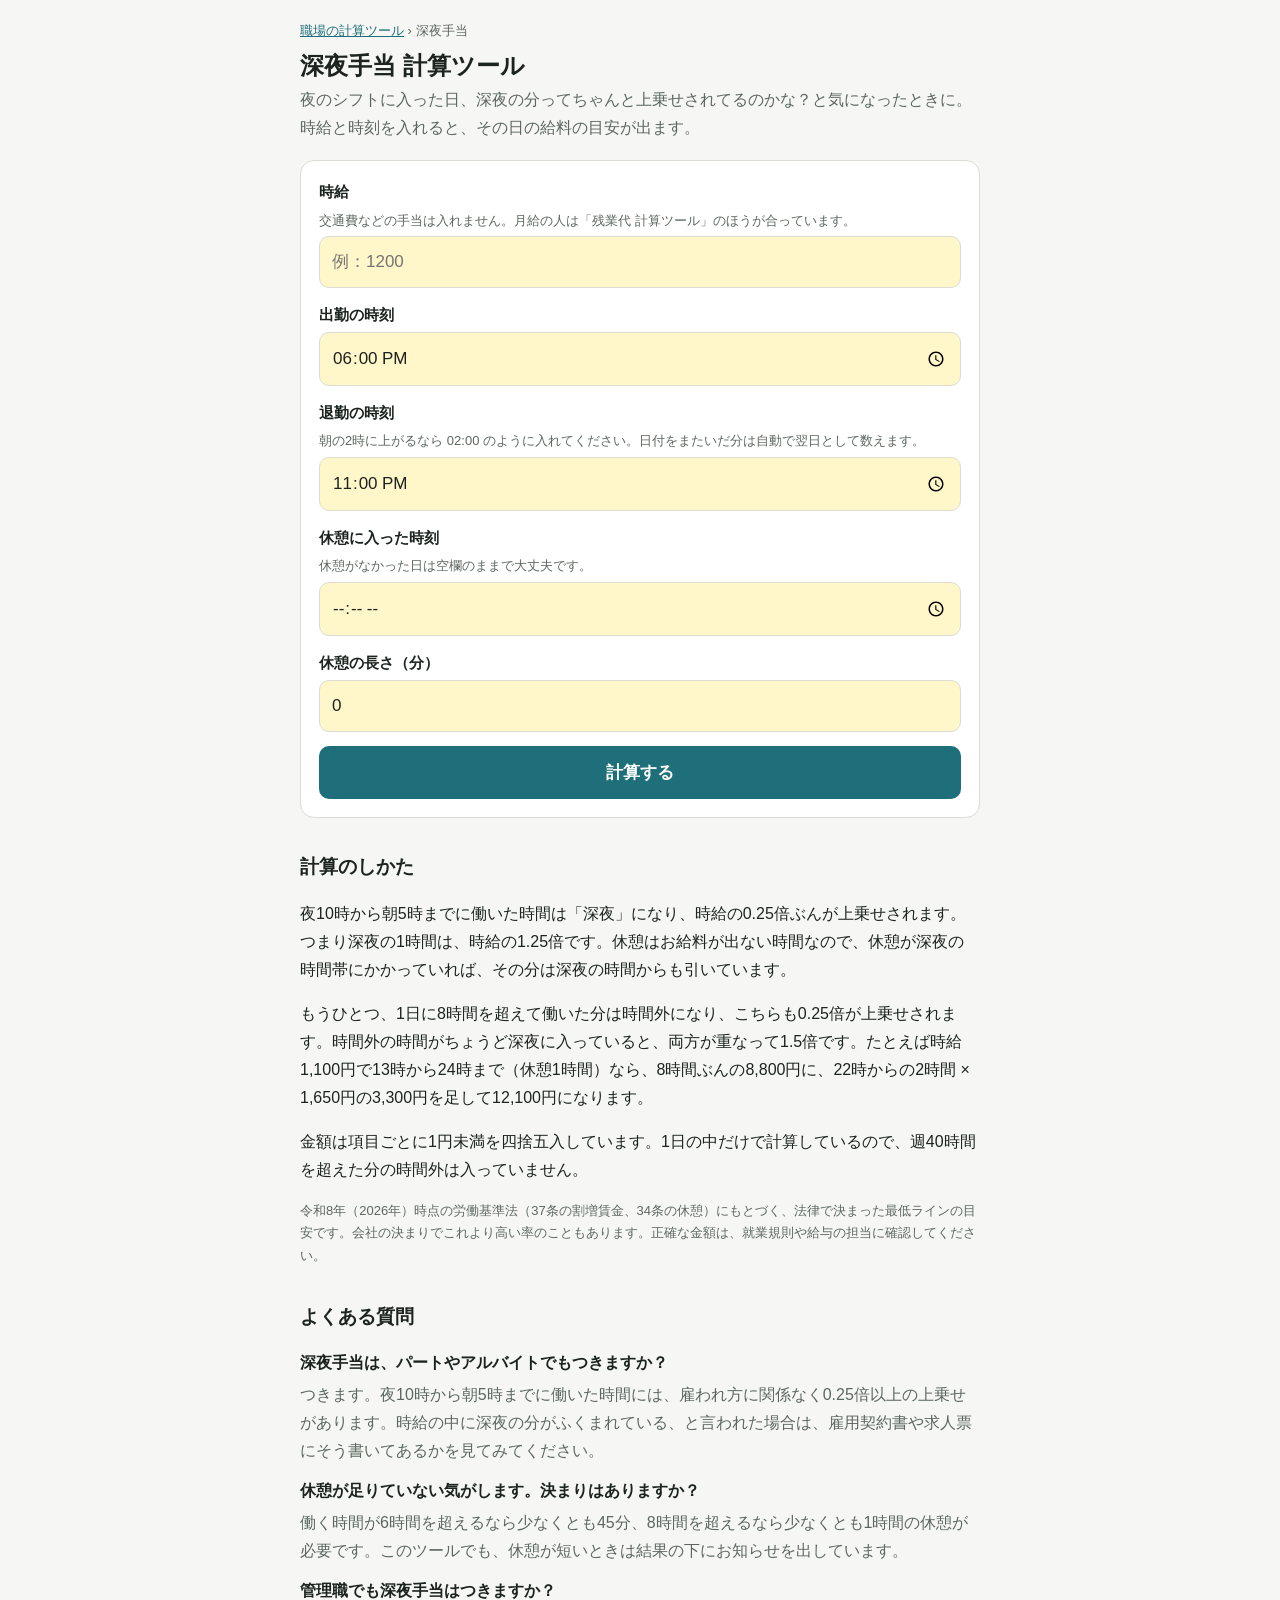
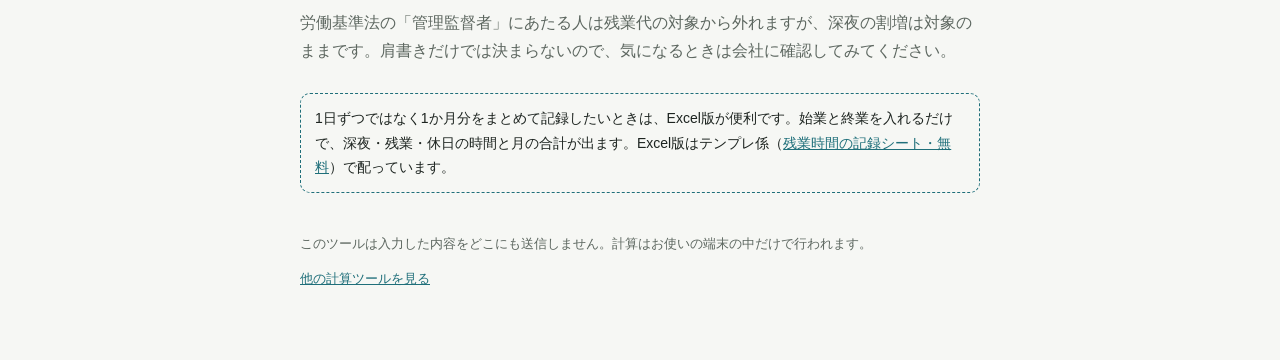
<file: shinya/index.html>
<!doctype html>
<html lang="ja">
<head>
<meta charset="utf-8">
<meta name="viewport" content="width=device-width,initial-scale=1,viewport-fit=cover">
<title>深夜手当 計算ツール｜時給と出勤・退勤の時刻で1日分の給料がわかる</title>
<meta name="description" content="時給と出勤・退勤・休憩の時刻を入れるだけで、夜10時から朝5時までの深夜手当と、8時間を超えた分の割増を入れた1日の給料の目安がわかる無料ツール。日付をまたぐシフトにも対応。令和8年時点の労働基準法で計算します。">
<link rel="canonical" href="https://by8k98rff4-gif.github.io/shokuba-tools/shinya/">
<link rel="stylesheet" href="../assets/style.css">
</head>
<body>
<div class="wrap">
  <div class="crumb"><a href="../">職場の計算ツール</a> › 深夜手当</div>
  <h1>深夜手当 計算ツール</h1>
  <p class="lead">夜のシフトに入った日、深夜の分ってちゃんと上乗せされてるのかな？と気になったときに。時給と時刻を入れると、その日の給料の目安が出ます。</p>

  <div class="card">
    <form id="f">
      <div class="field">
        <label for="wage">時給</label>
        <span class="hint">交通費などの手当は入れません。月給の人は「残業代 計算ツール」のほうが合っています。</span>
        <input id="wage" type="number" inputmode="numeric" min="1" step="1" placeholder="例：1200" required>
      </div>
      <div class="field">
        <label for="start">出勤の時刻</label>
        <input id="start" type="time" value="18:00" required>
      </div>
      <div class="field">
        <label for="end">退勤の時刻</label>
        <span class="hint">朝の2時に上がるなら 02:00 のように入れてください。日付をまたいだ分は自動で翌日として数えます。</span>
        <input id="end" type="time" value="23:00" required>
      </div>
      <div class="field">
        <label for="bstart">休憩に入った時刻</label>
        <span class="hint">休憩がなかった日は空欄のままで大丈夫です。</span>
        <input id="bstart" type="time">
      </div>
      <div class="field">
        <label for="bmin">休憩の長さ（分）</label>
        <input id="bmin" type="number" inputmode="numeric" min="0" step="5" value="0">
      </div>
      <button class="calc" type="submit">計算する</button>
    </form>

    <div class="result" id="res" aria-live="polite">
      <div class="note">この日の給料（目安）</div>
      <div class="big" id="total">0<small>円</small></div>
      <div class="tblwrap">
        <table class="rows">
          <tbody>
            <tr><th>働いた時間（休憩をのぞく）</th><td class="n" id="work"></td></tr>
            <tr><th>そのうち深夜（22時〜5時）</th><td class="n" id="night"></td></tr>
            <tr><th>そのうち8時間を超えた分</th><td class="n" id="ot"></td></tr>
            <tr><th>時給 × 働いた時間</th><td class="n" id="a"></td></tr>
            <tr><th>深夜手当（時給 × 0.25）</th><td class="n" id="b"></td></tr>
            <tr><th>8時間を超えた分の割増（時給 × 0.25）</th><td class="n" id="c"></td></tr>
          </tbody>
        </table>
      </div>
      <div class="alert" id="msg"></div>
      <div class="cta">毎日の出勤・退勤を入れると、深夜や残業の時間を1か月分まとめてくれるExcelを無料で配っています。→ <a href="https://note.com/shokuba_tenpure/n/nb4af95fe7376" rel="noopener">残業時間の記録シート（無料・note）</a></div>
    </div>
  </div>

  <h2>計算のしかた</h2>
  <p>夜10時から朝5時までに働いた時間は「深夜」になり、時給の0.25倍ぶんが上乗せされます。つまり深夜の1時間は、時給の1.25倍です。休憩はお給料が出ない時間なので、休憩が深夜の時間帯にかかっていれば、その分は深夜の時間からも引いています。</p>
  <p>もうひとつ、1日に8時間を超えて働いた分は時間外になり、こちらも0.25倍が上乗せされます。時間外の時間がちょうど深夜に入っていると、両方が重なって1.5倍です。たとえば時給1,100円で13時から24時まで（休憩1時間）なら、8時間ぶんの8,800円に、22時からの2時間 × 1,650円の3,300円を足して12,100円になります。</p>
  <p>金額は項目ごとに1円未満を四捨五入しています。1日の中だけで計算しているので、週40時間を超えた分の時間外は入っていません。</p>
  <p class="note">令和8年（2026年）時点の労働基準法（37条の割増賃金、34条の休憩）にもとづく、法律で決まった最低ラインの目安です。会社の決まりでこれより高い率のこともあります。正確な金額は、就業規則や給与の担当に確認してください。</p>

  <h2>よくある質問</h2>
  <dl class="faq">
    <dt>深夜手当は、パートやアルバイトでもつきますか？</dt>
    <dd>つきます。夜10時から朝5時までに働いた時間には、雇われ方に関係なく0.25倍以上の上乗せがあります。時給の中に深夜の分がふくまれている、と言われた場合は、雇用契約書や求人票にそう書いてあるかを見てみてください。</dd>
    <dt>休憩が足りていない気がします。決まりはありますか？</dt>
    <dd>働く時間が6時間を超えるなら少なくとも45分、8時間を超えるなら少なくとも1時間の休憩が必要です。このツールでも、休憩が短いときは結果の下にお知らせを出しています。</dd>
    <dt>管理職でも深夜手当はつきますか？</dt>
    <dd>労働基準法の「管理監督者」にあたる人は残業代の対象から外れますが、深夜の割増は対象のままです。肩書きだけでは決まらないので、気になるときは会社に確認してみてください。</dd>
  </dl>

  <div class="cta" style="margin-top:28px">1日ずつではなく1か月分をまとめて記録したいときは、Excel版が便利です。始業と終業を入れるだけで、深夜・残業・休日の時間と月の合計が出ます。Excel版はテンプレ係（<a href="https://note.com/shokuba_tenpure/n/nb4af95fe7376" rel="noopener">残業時間の記録シート・無料</a>）で配っています。</div>

  <footer>
    <p>このツールは入力した内容をどこにも送信しません。計算はお使いの端末の中だけで行われます。</p>
    <p><a href="../">他の計算ツールを見る</a></p>
  </footer>
</div>
<script>
(function(){
  // 割増率（労働基準法37条・施行規則20条、令和8年時点）
  var NIGHT=0.25,OT=0.25,DAY=480; // 1日8時間＝480分
  function toMin(s){
    if(!s)return null;var p=String(s).split(':');
    var h=parseInt(p[0],10),m=parseInt(p[1],10);
    if(isNaN(h)||isNaN(m))return null;return h*60+m;
  }
  function isNight(abs){var c=((abs%1440)+1440)%1440;return c<300||c>=1320;}
  // o: {wage, start:"HH:MM", end:"HH:MM", bstart:"HH:MM"|"" , bmin}
  window.shinyaCalc=function(o){
    var s=toMin(o.start),e=toMin(o.end);
    var dur=e-s;if(dur<=0)dur+=1440;      // 日付をまたぐ
    var bmin=Math.max(0,Math.round(o.bmin||0)),bs=toMin(o.bstart),bOut=0;
    if(bs===null||bmin===0){bmin=0;bs=s;}
    else{bs=bs-s;if(bs<0)bs+=1440;}       // 出勤からの経過分
    var work=0,night=0,ot=0,otNight=0,brk=0;
    for(var t=0;t<dur;t++){
      if(bmin>0&&t>=bs&&t<bs+bmin){brk++;continue;}
      work++;var n=isNight(s+t);
      if(n)night++;
      if(work>DAY){ot++;if(n)otNight++;}
    }
    if(bmin>0)bOut=bmin-brk;              // 勤務時間の外にはみ出した休憩
    var w=o.wage;
    var a=Math.round(w*work/60),b=Math.round(w*NIGHT*night/60),c=Math.round(w*OT*ot/60);
    return {span:dur,work:work,night:night,ot:ot,otNight:otNight,brk:brk,breakOutside:bOut,a:a,b:b,c:c,total:a+b+c};
  };
  function hm(m){var h=Math.floor(m/60),r=m%60;return h+'時間'+(r?r+'分':'');}
  function yen(n){return n.toLocaleString('ja-JP')+'円';}
  document.getElementById('f').addEventListener('submit',function(e){
    e.preventDefault();
    var o={wage:parseFloat(document.getElementById('wage').value)||0,
      start:document.getElementById('start').value,end:document.getElementById('end').value,
      bstart:document.getElementById('bstart').value,bmin:parseFloat(document.getElementById('bmin').value)||0};
    if(!o.start||!o.end)return;
    var r=shinyaCalc(o);
    document.getElementById('total').innerHTML=r.total.toLocaleString('ja-JP')+'<small>円</small>';
    document.getElementById('work').textContent=hm(r.work);
    document.getElementById('night').textContent=hm(r.night);
    document.getElementById('ot').textContent=hm(r.ot);
    document.getElementById('a').textContent=yen(r.a);
    document.getElementById('b').textContent=yen(r.b);
    document.getElementById('c').textContent=yen(r.c);
    var m=[];
    if(r.night===0)m.push('夜10時から朝5時にかかる時間がないので、深夜手当はつきません。');
    if(r.otNight>0)m.push('8時間を超えた分のうち '+hm(r.otNight)+' は深夜と重なっているので、1.5倍になっています。');
    if(r.breakOutside>0)m.push('休憩の一部が勤務の時間の外にはみ出しています。時刻を見直してみてください。');
    if(r.work>480&&r.brk<60)m.push('8時間を超えて働く日は、休憩が少なくとも1時間いることになっています。');
    else if(r.work>360&&r.brk<45)m.push('6時間を超えて働く日は、休憩が少なくとも45分いることになっています。');
    var box=document.getElementById('msg');
    box.textContent=m.join(' ');box.style.display=m.length?'':'none';
    document.getElementById('res').classList.add('show');
  });
})();
</script>
</body>
</html>
</file>
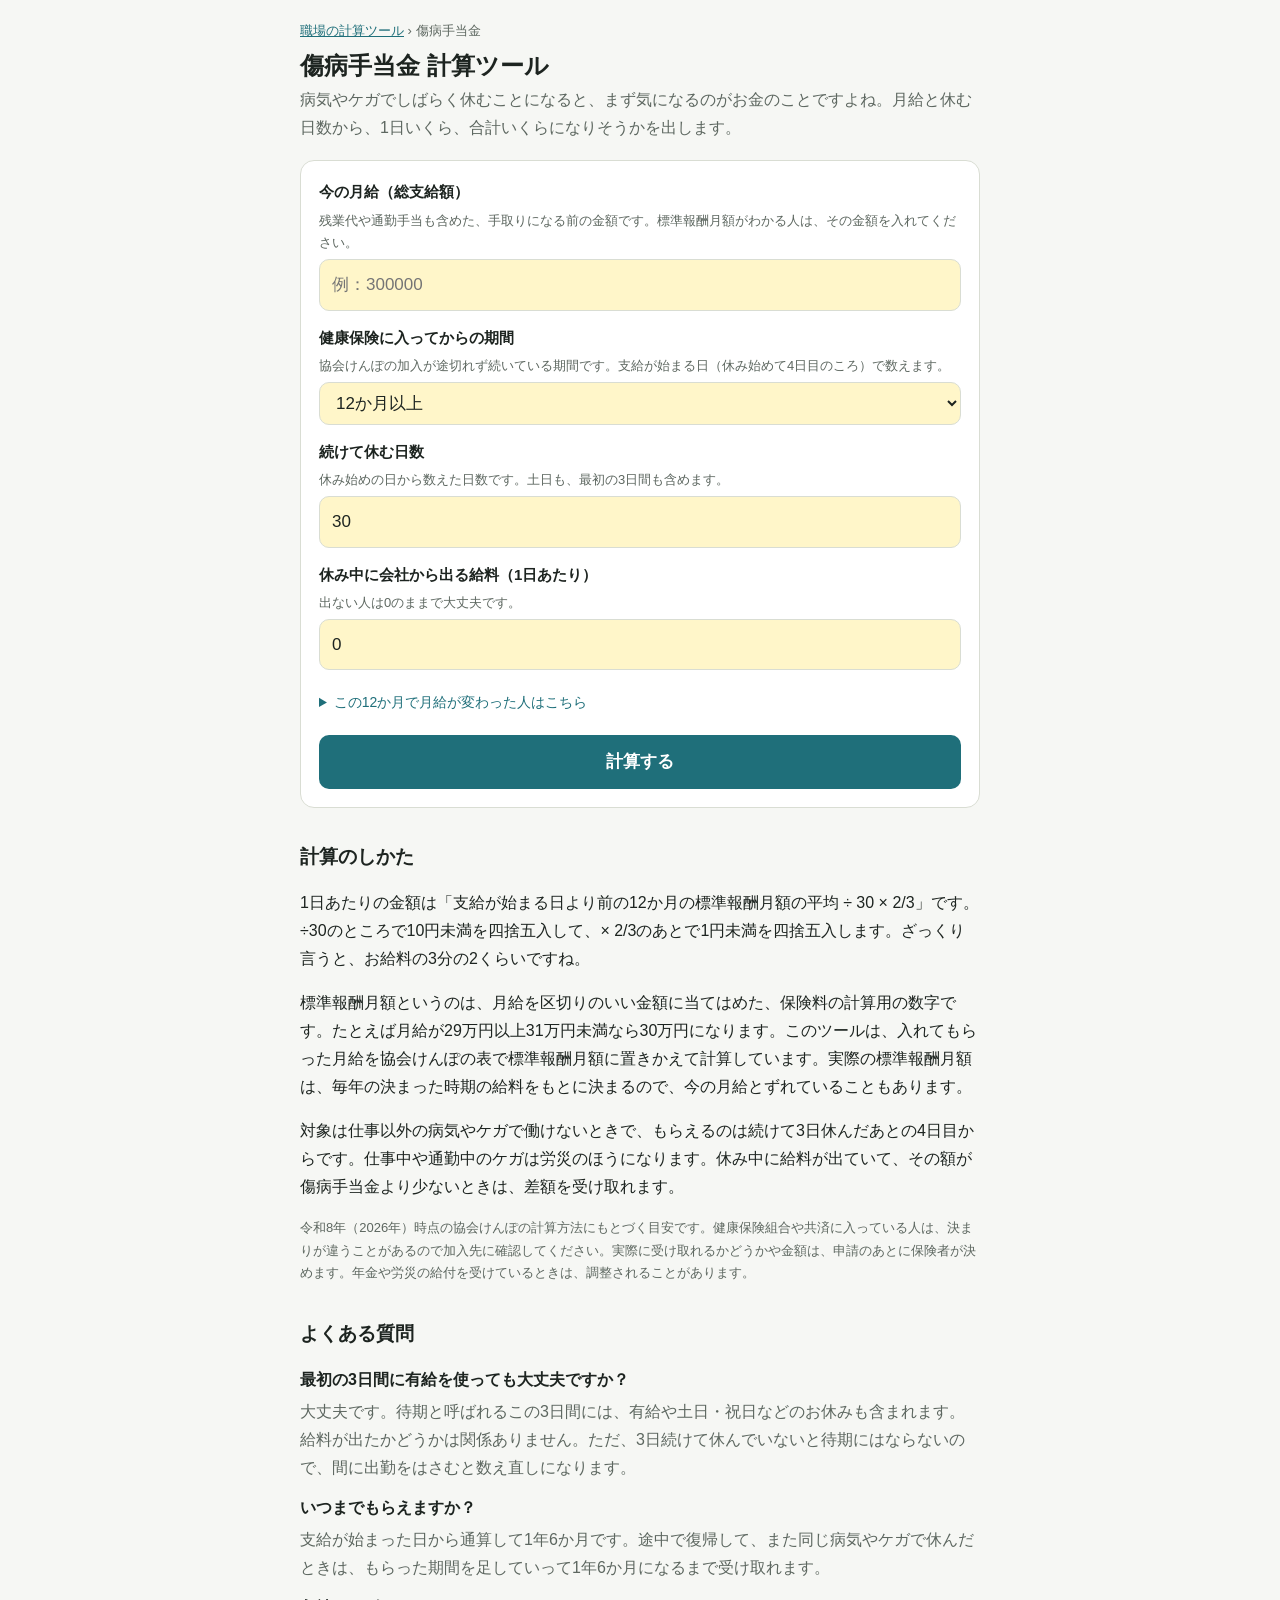
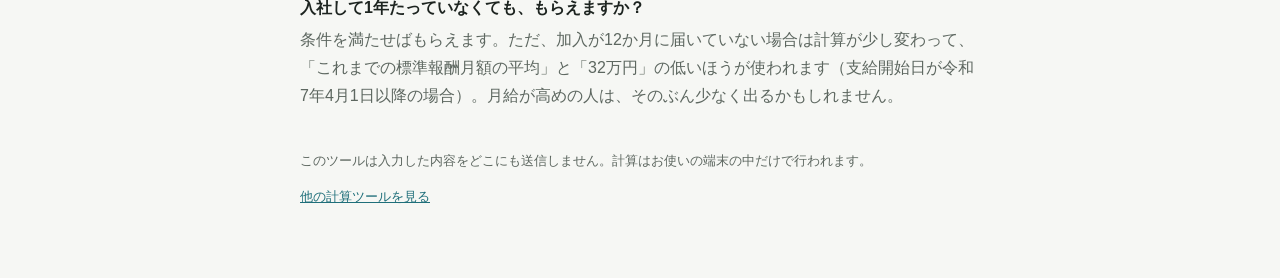
<file: shobyo/index.html>
<!doctype html>
<html lang="ja">
<head>
<meta charset="utf-8">
<meta name="viewport" content="width=device-width,initial-scale=1,viewport-fit=cover">
<title>傷病手当金 計算ツール｜1日いくら・合計いくらもらえるか</title>
<meta name="description" content="月給と休む日数を入れるだけで、傷病手当金の1日あたりの金額と合計の目安がわかる無料ツール。協会けんぽの計算方法（令和8年時点）で、最初の3日間や休み中の給料も反映します。">
<link rel="canonical" href="https://by8k98rff4-gif.github.io/shokuba-tools/shobyo/">
<link rel="stylesheet" href="../assets/style.css">
</head>
<body>
<div class="wrap">
  <div class="crumb"><a href="../">職場の計算ツール</a> › 傷病手当金</div>
  <h1>傷病手当金 計算ツール</h1>
  <p class="lead">病気やケガでしばらく休むことになると、まず気になるのがお金のことですよね。月給と休む日数から、1日いくら、合計いくらになりそうかを出します。</p>

  <div class="card">
    <form id="f">
      <div class="field">
        <label for="pay">今の月給（総支給額）</label>
        <span class="hint">残業代や通勤手当も含めた、手取りになる前の金額です。標準報酬月額がわかる人は、その金額を入れてください。</span>
        <input id="pay" type="number" inputmode="numeric" min="1" step="1" placeholder="例：300000" required>
      </div>
      <div class="field">
        <label for="term">健康保険に入ってからの期間</label>
        <span class="hint">協会けんぽの加入が途切れず続いている期間です。支給が始まる日（休み始めて4日目のころ）で数えます。</span>
        <select id="term">
          <option value="full">12か月以上</option>
          <option value="short">12か月未満</option>
        </select>
      </div>
      <div class="field">
        <label for="days">続けて休む日数</label>
        <span class="hint">休み始めの日から数えた日数です。土日も、最初の3日間も含めます。</span>
        <input id="days" type="number" inputmode="numeric" min="1" step="1" value="30" required>
      </div>
      <div class="field">
        <label for="daily">休み中に会社から出る給料（1日あたり）</label>
        <span class="hint">出ない人は0のままで大丈夫です。</span>
        <input id="daily" type="number" inputmode="numeric" min="0" step="1" value="0">
      </div>
      <details class="more">
        <summary>この12か月で月給が変わった人はこちら</summary>
        <div class="field">
          <label for="prev">変わる前の月給</label>
          <input id="prev" type="number" inputmode="numeric" min="1" step="1" placeholder="例：260000">
        </div>
        <div class="field">
          <label for="cur">今の月給になってからの月数</label>
          <span class="hint">1〜11で入れてください。加入が12か月未満の人は、今の月給だけで計算します。</span>
          <input id="cur" type="number" inputmode="numeric" min="1" max="11" step="1" placeholder="例：10">
        </div>
      </details>
      <button class="calc" type="submit">計算する</button>
    </form>

    <div class="result" id="res" aria-live="polite">
      <div class="note">受け取れる金額の合計（目安）</div>
      <div class="big" id="total">0<small>円</small></div>
      <div class="tblwrap">
        <table class="rows">
          <tbody>
            <tr><th>傷病手当金の1日あたり</th><td class="n" id="rate"></td></tr>
            <tr><th>実際に受け取る1日あたり</th><td class="n" id="perday"></td></tr>
            <tr><th>対象になる日数</th><td class="n" id="paid"></td></tr>
            <tr><th>計算に使った月額</th><td class="n" id="base"></td></tr>
          </tbody>
        </table>
      </div>
      <div class="alert" id="msg"></div>
      <div class="cta">お金の管理をExcelで整えたいときのテンプレートは、こちらでご案内しています。→ <a href="https://note.com/shokuba_tenpure" rel="noopener">職場のテンプレ係（note）</a></div>
    </div>
  </div>

  <h2>計算のしかた</h2>
  <p>1日あたりの金額は「支給が始まる日より前の12か月の標準報酬月額の平均 ÷ 30 × 2/3」です。÷30のところで10円未満を四捨五入して、× 2/3のあとで1円未満を四捨五入します。ざっくり言うと、お給料の3分の2くらいですね。</p>
  <p>標準報酬月額というのは、月給を区切りのいい金額に当てはめた、保険料の計算用の数字です。たとえば月給が29万円以上31万円未満なら30万円になります。このツールは、入れてもらった月給を協会けんぽの表で標準報酬月額に置きかえて計算しています。実際の標準報酬月額は、毎年の決まった時期の給料をもとに決まるので、今の月給とずれていることもあります。</p>
  <p>対象は仕事以外の病気やケガで働けないときで、もらえるのは続けて3日休んだあとの4日目からです。仕事中や通勤中のケガは労災のほうになります。休み中に給料が出ていて、その額が傷病手当金より少ないときは、差額を受け取れます。</p>
  <p class="note">令和8年（2026年）時点の協会けんぽの計算方法にもとづく目安です。健康保険組合や共済に入っている人は、決まりが違うことがあるので加入先に確認してください。実際に受け取れるかどうかや金額は、申請のあとに保険者が決めます。年金や労災の給付を受けているときは、調整されることがあります。</p>

  <h2>よくある質問</h2>
  <dl class="faq">
    <dt>最初の3日間に有給を使っても大丈夫ですか？</dt>
    <dd>大丈夫です。待期と呼ばれるこの3日間には、有給や土日・祝日などのお休みも含まれます。給料が出たかどうかは関係ありません。ただ、3日続けて休んでいないと待期にはならないので、間に出勤をはさむと数え直しになります。</dd>
    <dt>いつまでもらえますか？</dt>
    <dd>支給が始まった日から通算して1年6か月です。途中で復帰して、また同じ病気やケガで休んだときは、もらった期間を足していって1年6か月になるまで受け取れます。</dd>
    <dt>入社して1年たっていなくても、もらえますか？</dt>
    <dd>条件を満たせばもらえます。ただ、加入が12か月に届いていない場合は計算が少し変わって、「これまでの標準報酬月額の平均」と「32万円」の低いほうが使われます（支給開始日が令和7年4月1日以降の場合）。月給が高めの人は、そのぶん少なく出るかもしれません。</dd>
  </dl>

  <footer>
    <p>このツールは入力した内容をどこにも送信しません。計算はお使いの端末の中だけで行われます。</p>
    <p><a href="../">他の計算ツールを見る</a></p>
  </footer>
</div>
<script>
(function(){
  // 健康保険の標準報酬月額（協会けんぽ 令和8年3月分からの保険料額表）。[この金額未満, 標準報酬月額]
  var T=[[63000,58000],[73000,68000],[83000,78000],[93000,88000],[101000,98000],[107000,104000],[114000,110000],[122000,118000],[130000,126000],[138000,134000],[146000,142000],[155000,150000],[165000,160000],[175000,170000],[185000,180000],[195000,190000],[210000,200000],[230000,220000],[250000,240000],[270000,260000],[290000,280000],[310000,300000],[330000,320000],[350000,340000],[370000,360000],[395000,380000],[425000,410000],[455000,440000],[485000,470000],[515000,500000],[545000,530000],[575000,560000],[605000,590000],[635000,620000],[665000,650000],[695000,680000],[730000,710000],[770000,750000],[810000,790000],[855000,830000],[905000,880000],[955000,930000],[1005000,980000],[1055000,1030000],[1115000,1090000],[1175000,1150000],[1235000,1210000],[1295000,1270000],[1355000,1330000]];
  var CAP=320000; // 加入12か月未満の上限（支給開始日が令和7年4月1日以降）
  var WAIT=3;
  function std(p){for(var i=0;i<T.length;i++){if(p<T[i][0])return T[i][1];}return 1390000;}
  // o: {pay, under12, days, daily, prev, curMonths}
  window.shobyoCalc=function(o){
    var cur=std(o.pay),avg=cur,mixed=false;
    if(o.under12){avg=Math.min(cur,CAP);}
    else if(o.prev>0&&o.curMonths>=1&&o.curMonths<=11){
      avg=(cur*o.curMonths+std(o.prev)*(12-o.curMonths))/12;mixed=true;
    }
    var perDay30=Math.round(avg/30/10)*10;          // 10円未満を四捨五入
    var rate=Math.round(perDay30*2/3);              // 1円未満を四捨五入
    var daily=Math.max(0,o.daily||0);
    var perDay=Math.max(0,rate-daily);              // 給料が少ないときは差額
    var paid=Math.max(0,(o.days||0)-WAIT);
    return {std:cur,avg:avg,mixed:mixed,capped:!!o.under12&&cur>CAP,rate:rate,perDay:perDay,paidDays:paid,total:perDay*paid};
  };
  function yen(n){return Math.round(n).toLocaleString('ja-JP')+'円';}
  function num(id){return parseFloat(document.getElementById(id).value)||0;}
  document.getElementById('f').addEventListener('submit',function(e){
    e.preventDefault();
    var under=document.getElementById('term').value==='short';
    var r=shobyoCalc({pay:num('pay'),under12:under,days:Math.floor(num('days')),daily:num('daily'),prev:num('prev'),curMonths:Math.floor(num('cur'))});
    document.getElementById('total').innerHTML=r.total.toLocaleString('ja-JP')+'<small>円</small>';
    document.getElementById('rate').textContent=yen(r.rate);
    document.getElementById('perday').textContent=yen(r.perDay);
    document.getElementById('paid').textContent=r.paidDays+'日';
    document.getElementById('base').textContent=yen(r.avg);
    var m=[];
    if(r.paidDays===0)m.push('続けて3日休んだあとの4日目から対象になるので、この日数だとまだ受け取れません。');
    else if(r.perDay===0)m.push('休み中の給料が傷病手当金より多いので、差額は出ません。');
    else if(num('daily')>0)m.push('休み中の給料との差額で計算しました。');
    else m.push('最初の3日間を除いた '+r.paidDays+'日分で計算しました。');
    if(r.capped)m.push('加入が12か月未満なので、計算に使う月額は32万円までになります。');
    if(under&&num('prev')>0)m.push('加入が12か月未満なので、今の月給だけで計算しています。');
    if(!under&&num('prev')>0&&!r.mixed)m.push('月給が変わった人の欄は、月数が1〜11のときだけ計算に入れています。');
    document.getElementById('msg').textContent=m.join(' ');
    document.getElementById('res').classList.add('show');
  });
})();
</script>
</body>
</html>
</file>
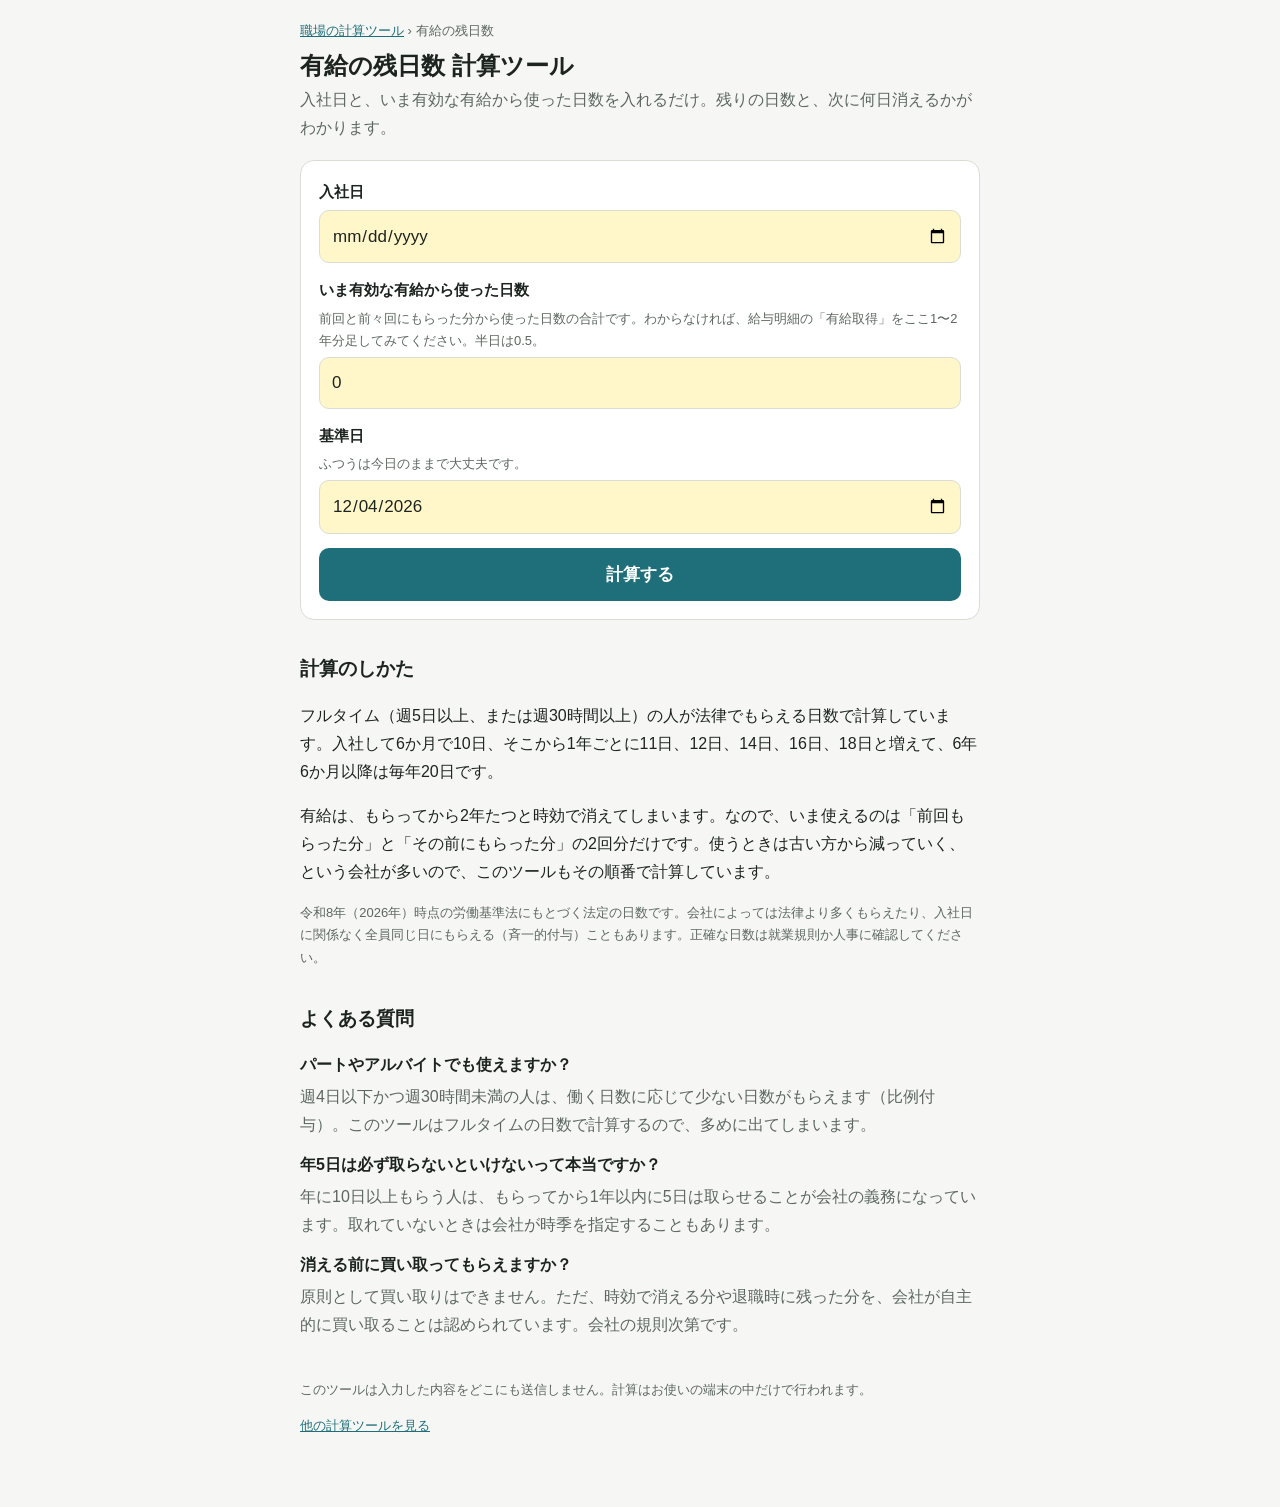
<file: yukyu/index.html>
<!doctype html>
<html lang="ja">
<head>
<meta charset="utf-8">
<meta name="viewport" content="width=device-width,initial-scale=1,viewport-fit=cover">
<title>有給の残日数 計算ツール｜いつ何日消えるかもわかる</title>
<meta name="description" content="入社日と使った日数を入れるだけで、有給の残日数と、次に消える日・消える日数がわかる無料ツール。フルタイムの法定付与日数（令和8年時点）で計算します。">
<link rel="canonical" href="https://by8k98rff4-gif.github.io/shokuba-tools/yukyu/">
<link rel="stylesheet" href="../assets/style.css">
</head>
<body>
<div class="wrap">
  <div class="crumb"><a href="../">職場の計算ツール</a> › 有給の残日数</div>
  <h1>有給の残日数 計算ツール</h1>
  <p class="lead">入社日と、いま有効な有給から使った日数を入れるだけ。残りの日数と、次に何日消えるかがわかります。</p>

  <div class="card">
    <form id="f">
      <div class="field">
        <label for="hire">入社日</label>
        <input id="hire" type="date" required>
      </div>
      <div class="field">
        <label for="used">いま有効な有給から使った日数</label>
        <span class="hint">前回と前々回にもらった分から使った日数の合計です。わからなければ、給与明細の「有給取得」をここ1〜2年分足してみてください。半日は0.5。</span>
        <input id="used" type="number" inputmode="decimal" min="0" step="0.5" value="0">
      </div>
      <div class="field">
        <label for="today">基準日</label>
        <span class="hint">ふつうは今日のままで大丈夫です。</span>
        <input id="today" type="date">
      </div>
      <button class="calc" type="submit">計算する</button>
    </form>

    <div class="result" id="res" aria-live="polite">
      <div class="note">いま使える有給</div>
      <div class="big" id="remain">0<small>日</small></div>
      <div class="alert" id="expire"></div>
      <div class="tblwrap">
        <table class="rows" id="tbl">
          <thead><tr><th>もらった日</th><th>日数</th><th>消える日</th><th>残り</th></tr></thead>
          <tbody></tbody>
        </table>
      </div>
      <div class="alert" id="next"></div>
      <div class="cta">毎月の取得や消える日をまとめて管理するなら、Excel版が便利です。→ <a href="https://note.com/shokuba_tenpure/n/n04503b104034" rel="noopener">有給の残日数チェックシート（無料・note）</a></div>
    </div>
  </div>

  <h2>計算のしかた</h2>
  <p>フルタイム（週5日以上、または週30時間以上）の人が法律でもらえる日数で計算しています。入社して6か月で10日、そこから1年ごとに11日、12日、14日、16日、18日と増えて、6年6か月以降は毎年20日です。</p>
  <p>有給は、もらってから2年たつと時効で消えてしまいます。なので、いま使えるのは「前回もらった分」と「その前にもらった分」の2回分だけです。使うときは古い方から減っていく、という会社が多いので、このツールもその順番で計算しています。</p>
  <p class="note">令和8年（2026年）時点の労働基準法にもとづく法定の日数です。会社によっては法律より多くもらえたり、入社日に関係なく全員同じ日にもらえる（斉一的付与）こともあります。正確な日数は就業規則か人事に確認してください。</p>

  <h2>よくある質問</h2>
  <dl class="faq">
    <dt>パートやアルバイトでも使えますか？</dt>
    <dd>週4日以下かつ週30時間未満の人は、働く日数に応じて少ない日数がもらえます（比例付与）。このツールはフルタイムの日数で計算するので、多めに出てしまいます。</dd>
    <dt>年5日は必ず取らないといけないって本当ですか？</dt>
    <dd>年に10日以上もらう人は、もらってから1年以内に5日は取らせることが会社の義務になっています。取れていないときは会社が時季を指定することもあります。</dd>
    <dt>消える前に買い取ってもらえますか？</dt>
    <dd>原則として買い取りはできません。ただ、時効で消える分や退職時に残った分を、会社が自主的に買い取ることは認められています。会社の規則次第です。</dd>
  </dl>

  <footer>
    <p>このツールは入力した内容をどこにも送信しません。計算はお使いの端末の中だけで行われます。</p>
    <p><a href="../">他の計算ツールを見る</a></p>
  </footer>
</div>
<script>
(function(){
  // 法定付与日数（フルタイム）：勤続年数 0.5,1.5,2.5,3.5,4.5,5.5,6.5年以上
  var DAYS=[10,11,12,14,16,18,20];
  function ymd(d){return d.getFullYear()+'/'+(d.getMonth()+1)+'/'+d.getDate();}
  function addMonths(d,m){var x=new Date(d.getFullYear(),d.getMonth()+m,d.getDate());if(x.getDate()!==d.getDate())x=new Date(d.getFullYear(),d.getMonth()+m+1,0);return x;}
  function addDays(d,n){return new Date(d.getFullYear(),d.getMonth(),d.getDate()+n);}
  function parse(v){var p=v.split('-');return new Date(+p[0],+p[1]-1,+p[2]);}
  function grants(hire,today){
    var list=[];for(var i=0;;i++){var g=addMonths(hire,6+12*i);if(g>today)break;list.push({date:g,days:DAYS[Math.min(i,6)],exp:addDays(addMonths(g,24),-1)});}
    return list;
  }
  window.yukyuCalc=function(hireStr,used,todayStr){
    var hire=parse(hireStr),today=parse(todayStr);
    var all=grants(hire,today);
    var valid=all.filter(function(g){return g.exp>=today;});
    var u=Math.max(0,used||0);
    valid.forEach(function(g){var take=Math.min(g.days,u);g.left=g.days-take;u-=take;});
    var remain=valid.reduce(function(s,g){return s+g.left;},0);
    var next=addMonths(hire,6+12*all.length);
    return {valid:valid,remain:remain,over:u,next:next,nextDays:DAYS[Math.min(all.length,6)]};
  };
  var f=document.getElementById('f'),t=document.getElementById('today');
  var now=new Date();t.value=now.getFullYear()+'-'+String(now.getMonth()+1).padStart(2,'0')+'-'+String(now.getDate()).padStart(2,'0');
  f.addEventListener('submit',function(e){
    e.preventDefault();
    var h=document.getElementById('hire').value;if(!h)return;
    var r=yukyuCalc(h,parseFloat(document.getElementById('used').value)||0,t.value);
    document.getElementById('remain').innerHTML=r.remain+'<small>日</small>';
    var tb=document.querySelector('#tbl tbody');tb.innerHTML='';
    r.valid.forEach(function(g){var tr=document.createElement('tr');
      [ymd(g.date),g.days+'日',ymd(g.exp),g.left+'日'].forEach(function(v,i){var td=document.createElement('td');td.textContent=v;if(i!==0&&i!==2)td.className='n';tr.appendChild(td);});tb.appendChild(tr);});
    var ex=document.getElementById('expire');
    if(!r.valid.length){ex.textContent='まだ有給をもらう前です。入社から6か月たつと10日もらえます（出勤率8割以上が条件）。';}
    else{var o=r.valid[0];ex.textContent=o.left>0?(ymd(o.exp)+' に '+o.left+'日 が消えます。それまでに使うと無駄になりません。'):'いちばん古い分は使い切っています。消える有給はいまのところありません。';}
    if(r.over>0)ex.textContent+=' ※入力した日数が、いま有効な日数より '+r.over+'日 多くなっています。';
    document.getElementById('next').textContent='次は '+ymd(r.next)+' に '+r.nextDays+'日 もらえる予定です（出勤率8割以上が条件）。';
    document.getElementById('res').classList.add('show');
  });
})();
</script>
</body>
</html>
</file>
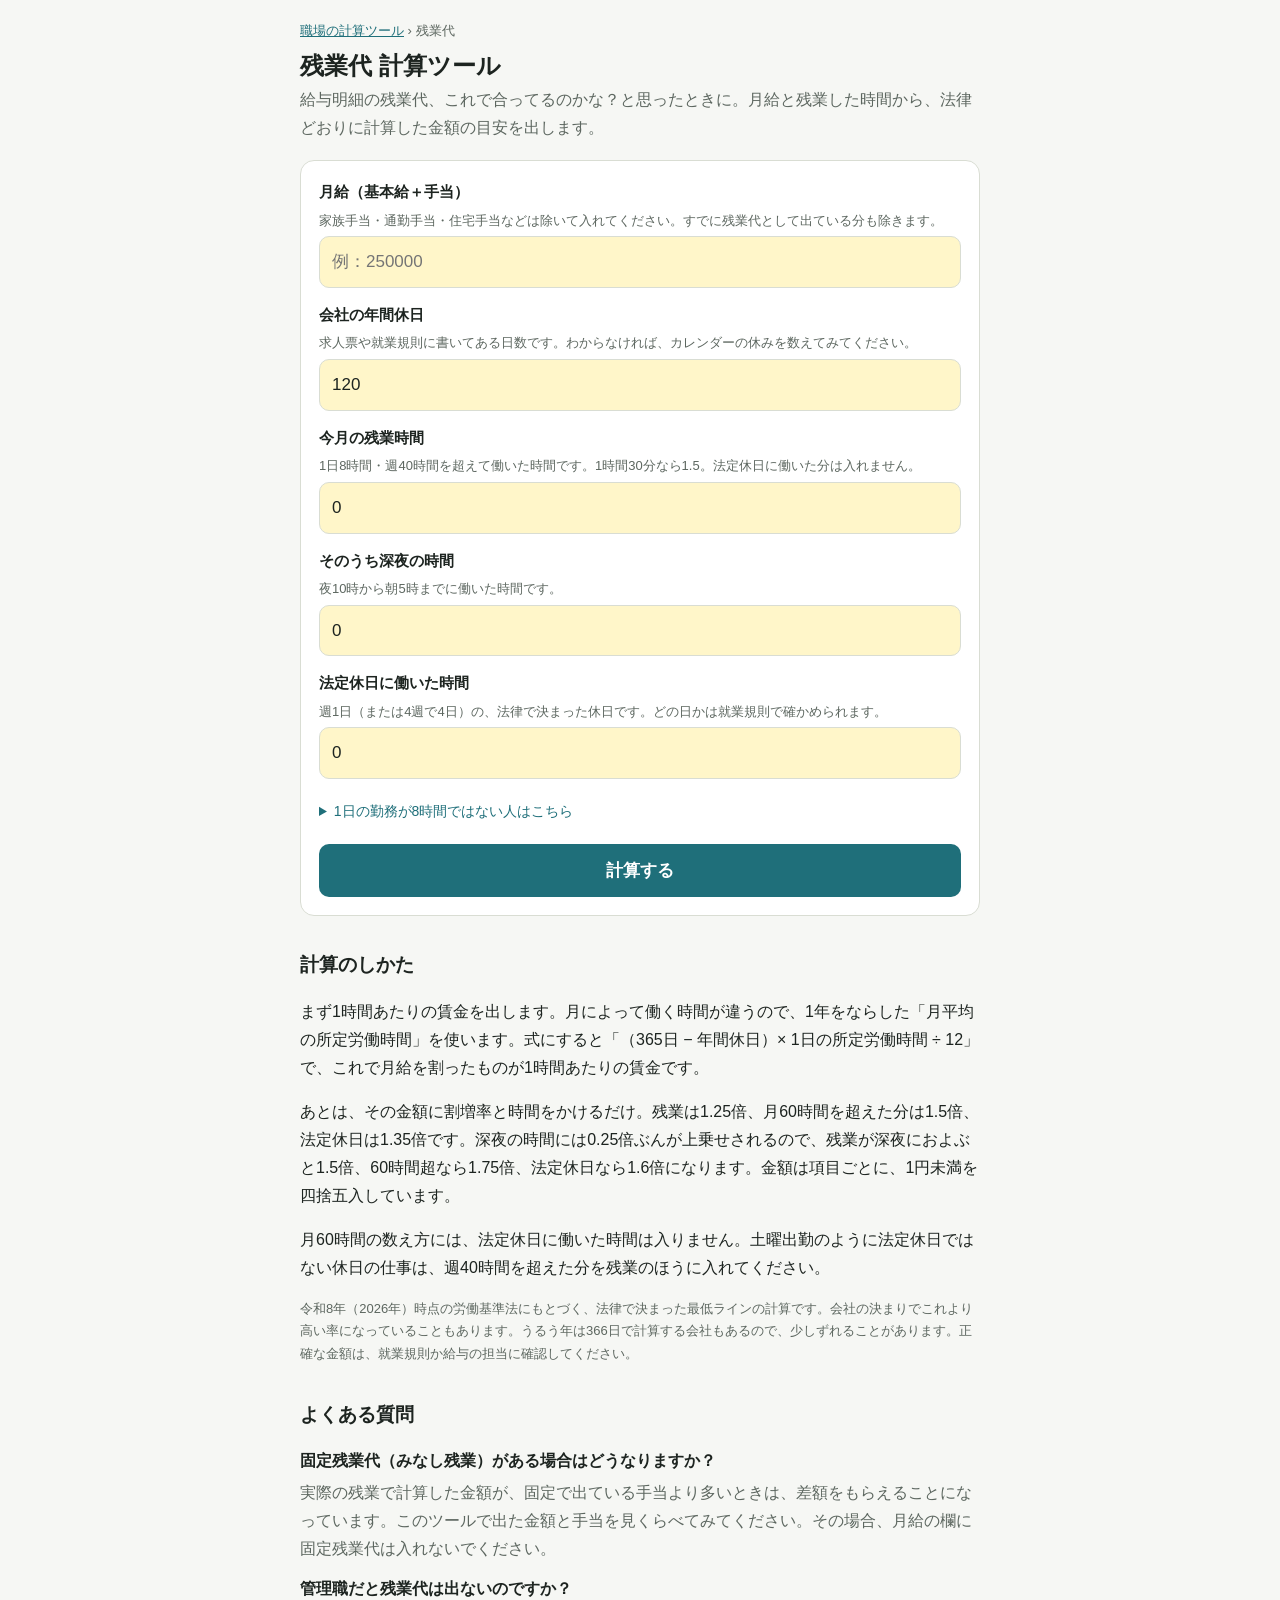
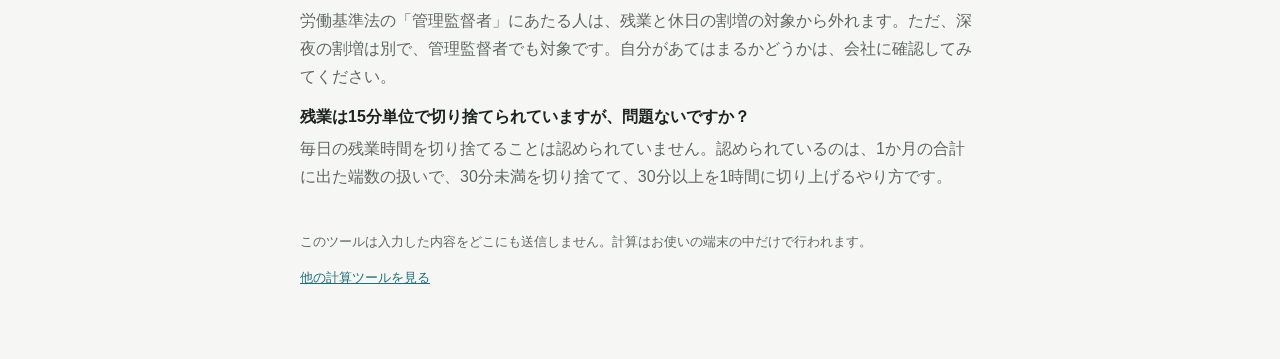
<file: zangyo/index.html>
<!doctype html>
<html lang="ja">
<head>
<meta charset="utf-8">
<meta name="viewport" content="width=device-width,initial-scale=1,viewport-fit=cover">
<title>残業代 計算ツール｜月給から今月の残業代と1時間あたりの金額がわかる</title>
<meta name="description" content="月給と年間休日、残業した時間を入れるだけで、残業代の目安がわかる無料ツール。月60時間超・深夜・法定休日の割増も、令和8年時点の労働基準法のルールで計算します。">
<link rel="canonical" href="https://by8k98rff4-gif.github.io/shokuba-tools/zangyo/">
<link rel="stylesheet" href="../assets/style.css">
</head>
<body>
<div class="wrap">
  <div class="crumb"><a href="../">職場の計算ツール</a> › 残業代</div>
  <h1>残業代 計算ツール</h1>
  <p class="lead">給与明細の残業代、これで合ってるのかな？と思ったときに。月給と残業した時間から、法律どおりに計算した金額の目安を出します。</p>

  <div class="card">
    <form id="f">
      <div class="field">
        <label for="pay">月給（基本給＋手当）</label>
        <span class="hint">家族手当・通勤手当・住宅手当などは除いて入れてください。すでに残業代として出ている分も除きます。</span>
        <input id="pay" type="number" inputmode="numeric" min="1" step="1" placeholder="例：250000" required>
      </div>
      <div class="field">
        <label for="off">会社の年間休日</label>
        <span class="hint">求人票や就業規則に書いてある日数です。わからなければ、カレンダーの休みを数えてみてください。</span>
        <input id="off" type="number" inputmode="numeric" min="0" max="364" step="1" value="120" required>
      </div>
      <div class="field">
        <label for="ot">今月の残業時間</label>
        <span class="hint">1日8時間・週40時間を超えて働いた時間です。1時間30分なら1.5。法定休日に働いた分は入れません。</span>
        <input id="ot" type="number" inputmode="decimal" min="0" step="0.5" value="0">
      </div>
      <div class="field">
        <label for="night">そのうち深夜の時間</label>
        <span class="hint">夜10時から朝5時までに働いた時間です。</span>
        <input id="night" type="number" inputmode="decimal" min="0" step="0.5" value="0">
      </div>
      <div class="field">
        <label for="hol">法定休日に働いた時間</label>
        <span class="hint">週1日（または4週で4日）の、法律で決まった休日です。どの日かは就業規則で確かめられます。</span>
        <input id="hol" type="number" inputmode="decimal" min="0" step="0.5" value="0">
      </div>
      <details class="more">
        <summary>1日の勤務が8時間ではない人はこちら</summary>
        <div class="field">
          <label for="daily">1日の所定労働時間</label>
          <span class="hint">7時間30分なら7.5です。</span>
          <input id="daily" type="number" inputmode="decimal" min="0.5" max="24" step="0.25" value="8">
        </div>
      </details>
      <button class="calc" type="submit">計算する</button>
    </form>

    <div class="result" id="res" aria-live="polite">
      <div class="note">今月の残業代（目安）</div>
      <div class="big" id="total">0<small>円</small></div>
      <div class="tblwrap">
        <table class="rows">
          <tbody>
            <tr><th>残業（60時間まで）× 1.25</th><td class="n" id="a"></td></tr>
            <tr><th>残業（60時間を超えた分）× 1.5</th><td class="n" id="b"></td></tr>
            <tr><th>法定休日 × 1.35</th><td class="n" id="c"></td></tr>
            <tr><th>深夜の上乗せ × 0.25</th><td class="n" id="d"></td></tr>
            <tr><th>1時間あたりの賃金</th><td class="n" id="hr"></td></tr>
            <tr><th>月平均の所定労働時間</th><td class="n" id="avg"></td></tr>
          </tbody>
        </table>
      </div>
      <div class="alert" id="msg"></div>
      <div class="cta">毎日の始業と終業を入れるだけで、残業・深夜・休日の時間を1か月分まとめてくれるExcelを無料で配っています。→ <a href="https://note.com/shokuba_tenpure/n/nb4af95fe7376" rel="noopener">残業時間の記録シート（無料・note）</a></div>
    </div>
  </div>

  <h2>計算のしかた</h2>
  <p>まず1時間あたりの賃金を出します。月によって働く時間が違うので、1年をならした「月平均の所定労働時間」を使います。式にすると「（365日 − 年間休日）× 1日の所定労働時間 ÷ 12」で、これで月給を割ったものが1時間あたりの賃金です。</p>
  <p>あとは、その金額に割増率と時間をかけるだけ。残業は1.25倍、月60時間を超えた分は1.5倍、法定休日は1.35倍です。深夜の時間には0.25倍ぶんが上乗せされるので、残業が深夜におよぶと1.5倍、60時間超なら1.75倍、法定休日なら1.6倍になります。金額は項目ごとに、1円未満を四捨五入しています。</p>
  <p>月60時間の数え方には、法定休日に働いた時間は入りません。土曜出勤のように法定休日ではない休日の仕事は、週40時間を超えた分を残業のほうに入れてください。</p>
  <p class="note">令和8年（2026年）時点の労働基準法にもとづく、法律で決まった最低ラインの計算です。会社の決まりでこれより高い率になっていることもあります。うるう年は366日で計算する会社もあるので、少しずれることがあります。正確な金額は、就業規則か給与の担当に確認してください。</p>

  <h2>よくある質問</h2>
  <dl class="faq">
    <dt>固定残業代（みなし残業）がある場合はどうなりますか？</dt>
    <dd>実際の残業で計算した金額が、固定で出ている手当より多いときは、差額をもらえることになっています。このツールで出た金額と手当を見くらべてみてください。その場合、月給の欄に固定残業代は入れないでください。</dd>
    <dt>管理職だと残業代は出ないのですか？</dt>
    <dd>労働基準法の「管理監督者」にあたる人は、残業と休日の割増の対象から外れます。ただ、深夜の割増は別で、管理監督者でも対象です。自分があてはまるかどうかは、会社に確認してみてください。</dd>
    <dt>残業は15分単位で切り捨てられていますが、問題ないですか？</dt>
    <dd>毎日の残業時間を切り捨てることは認められていません。認められているのは、1か月の合計に出た端数の扱いで、30分未満を切り捨てて、30分以上を1時間に切り上げるやり方です。</dd>
  </dl>

  <footer>
    <p>このツールは入力した内容をどこにも送信しません。計算はお使いの端末の中だけで行われます。</p>
    <p><a href="../">他の計算ツールを見る</a></p>
  </footer>
</div>
<script>
(function(){
  // 割増率（労働基準法37条・令和8年時点）
  var R={ot:1.25,over:1.5,hol:1.35,night:0.25},LIMIT=60;
  // o: {pay, off, daily, ot, night, hol}
  window.zangyoCalc=function(o){
    var daily=o.daily||8;
    var avg=(365-o.off)*daily/12;          // 月平均の所定労働時間
    var hr=o.pay/avg;                      // 1時間あたりの賃金
    var ot=Math.max(0,o.ot||0),night=Math.max(0,o.night||0),hol=Math.max(0,o.hol||0);
    var within=Math.min(ot,LIMIT),over=Math.max(0,ot-LIMIT);
    var a=Math.round(hr*within*R.ot),b=Math.round(hr*over*R.over);
    var c=Math.round(hr*hol*R.hol),d=Math.round(hr*night*R.night);
    return {avg:avg,hourly:hr,within:within,over:over,a:a,b:b,c:c,d:d,total:a+b+c+d};
  };
  function yen(n){return Math.round(n).toLocaleString('ja-JP')+'円';}
  function num(id){return parseFloat(document.getElementById(id).value)||0;}
  document.getElementById('f').addEventListener('submit',function(e){
    e.preventDefault();
    var o={pay:num('pay'),off:num('off'),daily:num('daily')||8,ot:num('ot'),night:num('night'),hol:num('hol')};
    var r=zangyoCalc(o);
    document.getElementById('total').innerHTML=r.total.toLocaleString('ja-JP')+'<small>円</small>';
    document.getElementById('a').textContent=yen(r.a);
    document.getElementById('b').textContent=yen(r.b);
    document.getElementById('c').textContent=yen(r.c);
    document.getElementById('d').textContent=yen(r.d);
    document.getElementById('hr').textContent=yen(r.hourly);
    document.getElementById('avg').textContent=(Math.round(r.avg*10)/10)+'時間';
    var m=[];
    if(r.total===0)m.push('残業の時間が0なので、残業代も0円になります。');
    if(r.over>0)m.push('60時間を超えた '+r.over+'時間は、1.5倍で計算しました。');
    if(o.night>o.ot+o.hol)m.push('深夜の時間が残業と法定休日の合計より長くなっています。所定の勤務時間内の深夜なら、上乗せの0.25倍だけがつきます。');
    var box=document.getElementById('msg');
    box.textContent=m.join(' ');box.style.display=m.length?'':'none';
    document.getElementById('res').classList.add('show');
  });
})();
</script>
</body>
</html>
</file>
<file: assets/style.css>
:root{
  --bg:#f6f7f4; --panel:#ffffff; --line:#d9ddd3; --fg:#1d2420; --muted:#5d6760;
  --accent:#1f6f7a; --accent-ink:#ffffff; --accent-soft:#e2f0f1; --input:#fff6c9; --warn:#9a5b00;
  --font:"Hiragino Sans","Hiragino Kaku Gothic ProN","Noto Sans JP","Yu Gothic",sans-serif;
  --mono:ui-monospace,Menlo,Consolas,monospace;
}
@media (prefers-color-scheme: dark){
  :root{ --bg:#141816; --panel:#1c211e; --line:#2f3732; --fg:#e8ece9; --muted:#a3ada6;
    --accent:#5fb8c4; --accent-ink:#0b1a1c; --accent-soft:#183236; --input:#3a3416; --warn:#e7b25a; }
}
*{box-sizing:border-box}
body{margin:0;background:var(--bg);color:var(--fg);font-family:var(--font);font-size:16px;line-height:1.75;
  padding-left:max(16px,env(safe-area-inset-left,0px));padding-right:max(16px,env(safe-area-inset-right,0px))}
.wrap{max-width:680px;margin:0 auto;padding-block:20px 56px}
a{color:var(--accent)}
.crumb{font-size:13px;color:var(--muted)}
h1{font-size:24px;line-height:1.4;margin:6px 0 4px}
.lead{color:var(--muted);margin:0 0 18px}
.card{background:var(--panel);border:1px solid var(--line);border-radius:14px;padding:18px}
.field{display:flex;flex-direction:column;gap:4px;margin-bottom:14px}
.field label{font-weight:700;font-size:15px}
.field .hint{font-size:13px;color:var(--muted)}
input,select{font:inherit;font-size:17px;padding:10px 12px;border:1px solid var(--line);border-radius:10px;background:var(--input);color:var(--fg);width:100%;min-width:0}
input[type=date],input[type=time]{-webkit-appearance:none;appearance:none;display:block;max-width:100%;min-height:48px;text-align:left}
input[type=date]::-webkit-date-and-time-value,input[type=time]::-webkit-date-and-time-value{text-align:left;margin:0}
.field>input,.field>select{max-width:100%}
input:focus,select:focus,button:focus-visible{outline:2px solid var(--accent);outline-offset:2px}
button.calc{font:inherit;font-weight:700;font-size:17px;width:100%;padding:12px;border:0;border-radius:10px;background:var(--accent);color:var(--accent-ink);cursor:pointer}
.result{margin-top:18px;display:none}
.result.show{display:block}
.big{font-size:40px;font-weight:800;font-family:var(--mono);line-height:1.1}
.big small{font-size:16px;font-weight:700;font-family:var(--font);margin-left:4px}
.rows{width:100%;border-collapse:collapse;margin-top:12px;font-size:14px}
.rows th,.rows td{text-align:left;padding:7px 6px;border-bottom:1px solid var(--line)}
.rows td.n{text-align:right;font-family:var(--mono);white-space:nowrap}
.tblwrap{overflow-x:auto}
.alert{margin-top:12px;padding:10px 12px;border-radius:10px;background:var(--accent-soft);font-size:14px}
.cta{margin-top:16px;padding:12px 14px;border:1px dashed var(--accent);border-radius:10px;font-size:14px}
h2{font-size:19px;margin:32px 0 8px}
.faq dt{font-weight:700;margin-top:12px}
.faq dd{margin:4px 0 0;color:var(--muted)}
.note{font-size:13px;color:var(--muted)}
.list{list-style:none;padding:0;margin:0;display:flex;flex-direction:column;gap:10px}
.list a{display:block;text-decoration:none;color:var(--fg);background:var(--panel);border:1px solid var(--line);border-radius:12px;padding:14px 16px}
.list a b{display:block;color:var(--accent)}
footer{margin-top:40px;font-size:13px;color:var(--muted)}
.more{margin-bottom:14px;font-size:14px}
.more summary{cursor:pointer;color:var(--accent);padding:6px 0}
.more .field{margin-top:10px}
</file>
